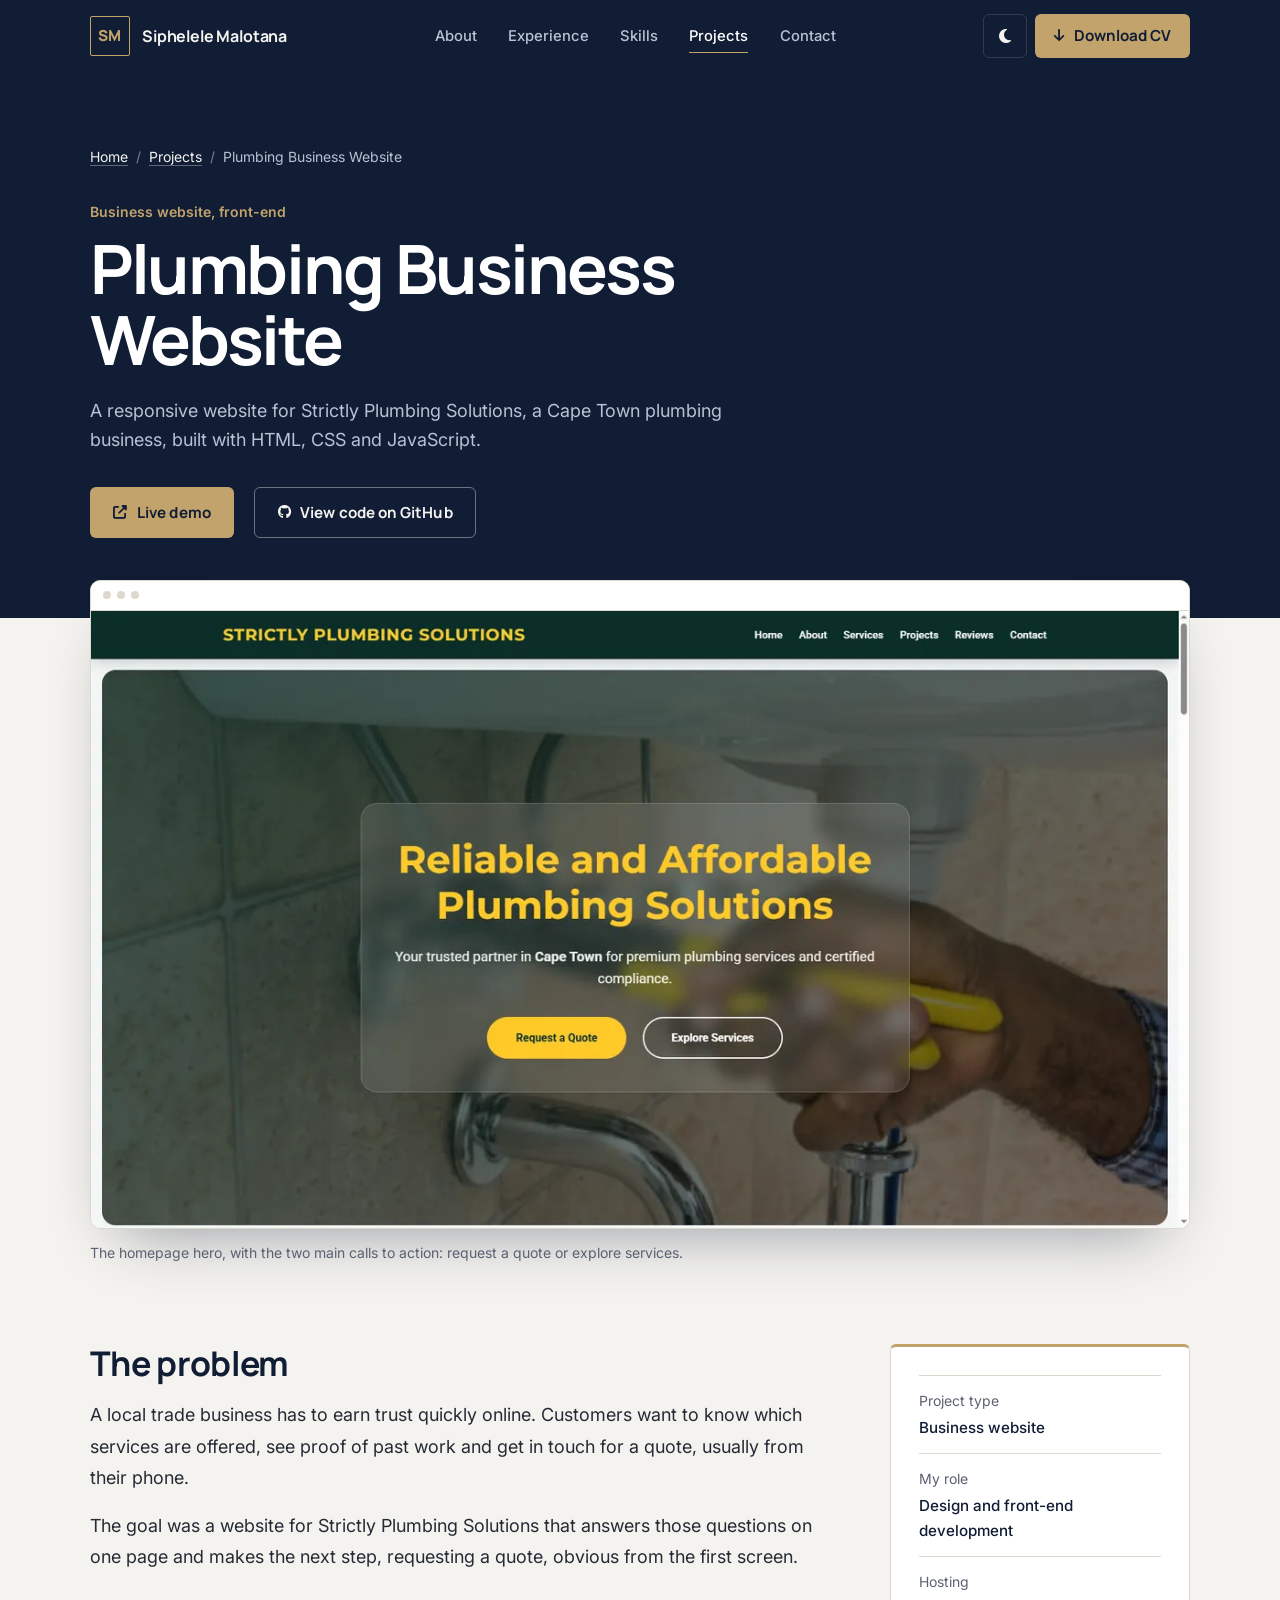
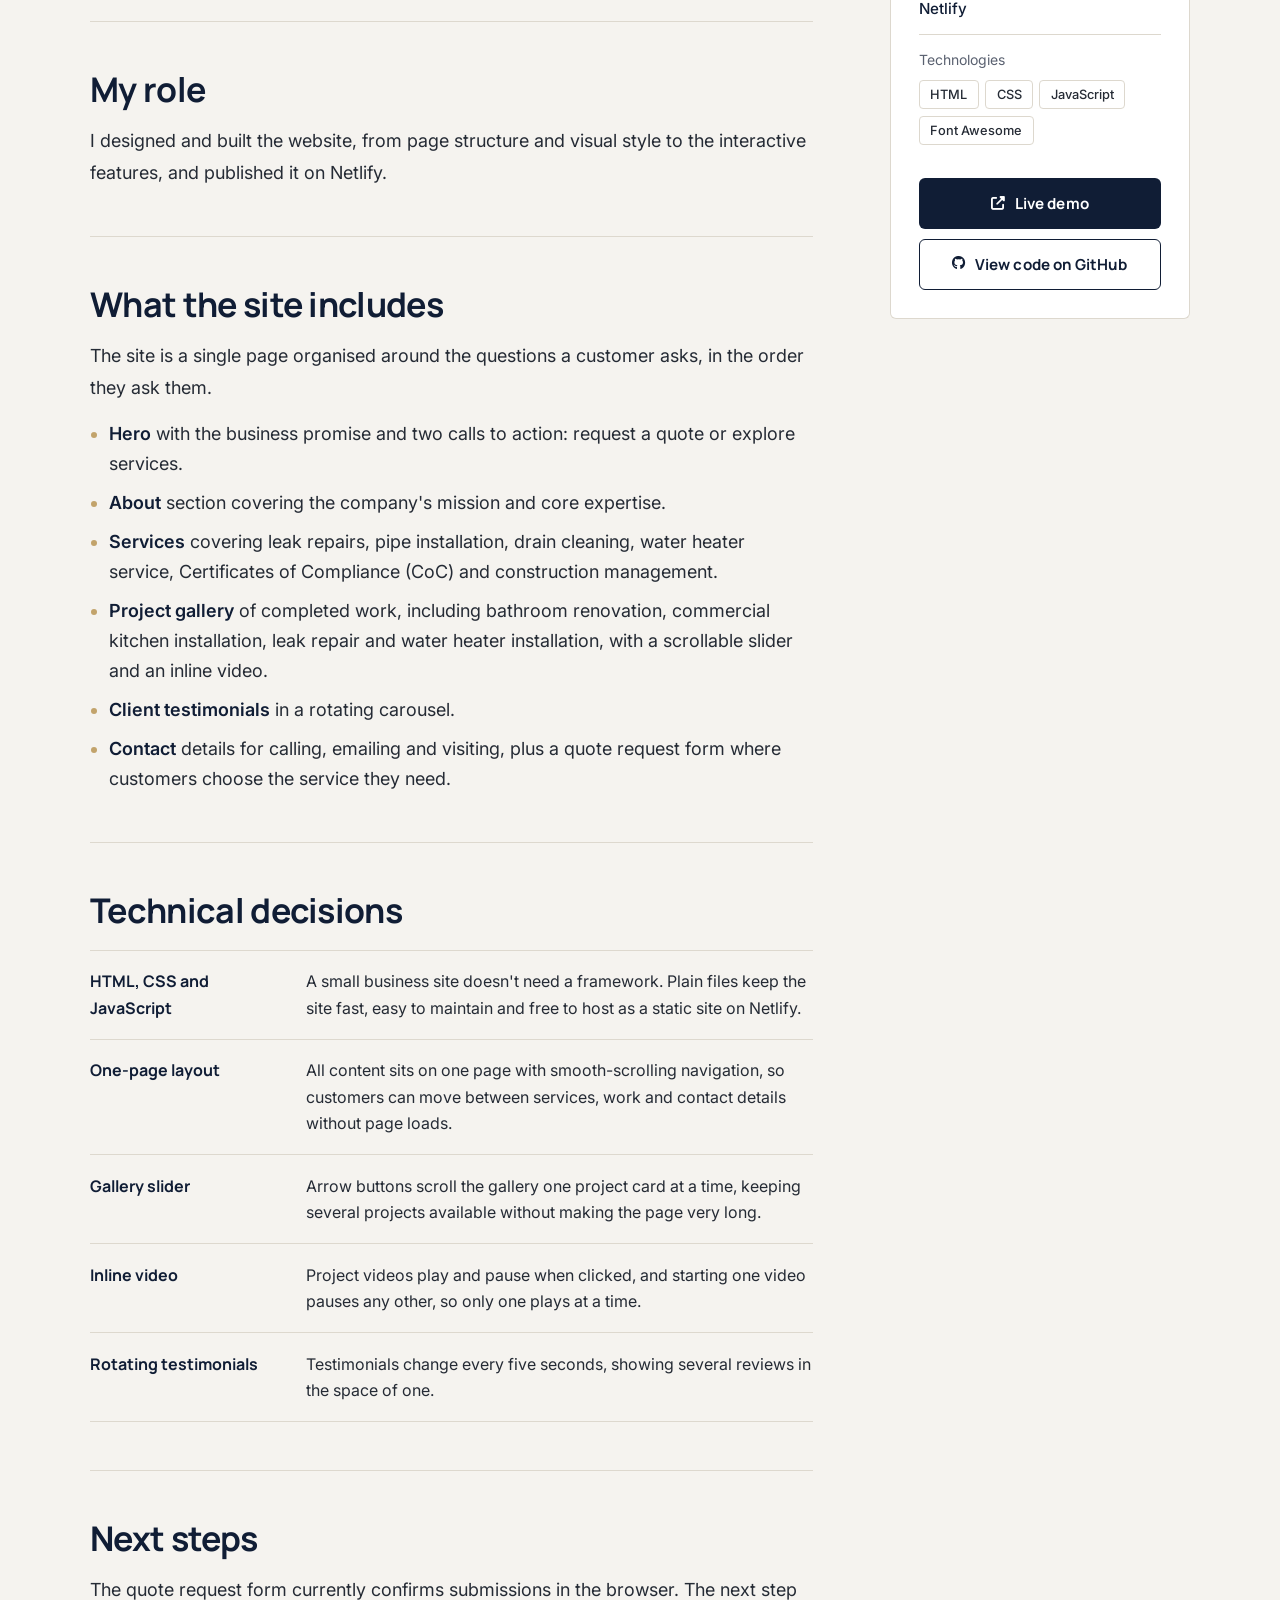
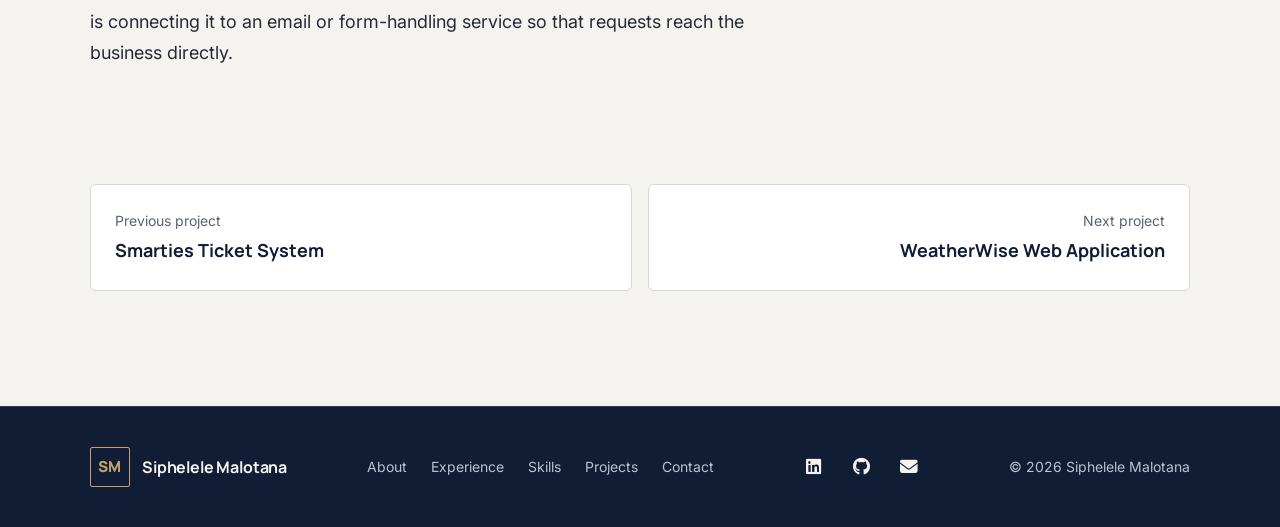
<file: projects/plumbing-website.html>
<!DOCTYPE html>
<html lang="en-ZA">
<head>
  <meta charset="UTF-8">
  <meta name="viewport" content="width=device-width, initial-scale=1">
  <title>Plumbing Business Website | Case study by Siphelele Malotana</title>
  <meta name="description" content="Case study: a responsive website for Strictly Plumbing Solutions in Cape Town, built with HTML, CSS and JavaScript by Siphelele Malotana.">
  <meta name="author" content="Siphelele Malotana">
  <meta name="theme-color" content="#101D35">
  <link rel="canonical" href="https://siphelelemalotanaportfolio.vercel.app/projects/plumbing-website.html">
  <meta property="og:type" content="article">
  <meta property="og:site_name" content="Siphelele Malotana">
  <meta property="og:title" content="Plumbing Business Website | Siphelele Malotana">
  <meta property="og:description" content="Case study: a responsive website for Strictly Plumbing Solutions in Cape Town, built with HTML, CSS and JavaScript by Siphelele Malotana.">
  <meta property="og:url" content="https://siphelelemalotanaportfolio.vercel.app/projects/plumbing-website.html">
  <meta property="og:image" content="https://siphelelemalotanaportfolio.vercel.app/images/case-plumbing-1200.webp">
  <meta name="twitter:card" content="summary_large_image">
  <link rel="icon" href="../favicon.svg" type="image/svg+xml">
  <script>
    document.documentElement.classList.add('js');
    try { if (localStorage.getItem('theme') === 'dark') document.documentElement.setAttribute('data-theme', 'dark'); } catch (e) {}
  </script>
  <link rel="preconnect" href="https://fonts.googleapis.com">
  <link rel="preconnect" href="https://fonts.gstatic.com" crossorigin>
  <link rel="stylesheet" href="../style.css">
  <link rel="preload" as="style" href="https://fonts.googleapis.com/css2?family=Inter:wght@400;500;600&family=Manrope:wght@600;700;800&display=swap" onload="this.onload=null;this.rel='stylesheet'">
  <noscript><link rel="stylesheet" href="https://fonts.googleapis.com/css2?family=Inter:wght@400;500;600&family=Manrope:wght@600;700;800&display=swap"></noscript>
  <link rel="preload" as="style" href="https://cdnjs.cloudflare.com/ajax/libs/font-awesome/6.4.0/css/all.min.css" crossorigin="anonymous" onload="this.onload=null;this.rel='stylesheet'">
  <noscript><link rel="stylesheet" href="https://cdnjs.cloudflare.com/ajax/libs/font-awesome/6.4.0/css/all.min.css" crossorigin="anonymous"></noscript>
</head>
<body>
  <a class="skip-link" href="#main">Skip to content</a>
  <header class="site-header">
    <div class="wrap nav">
      <a class="brand" href="../index.html" aria-label="Siphelele Malotana, home">
        <span class="brand-mark" aria-hidden="true">SM</span>
        <span class="brand-name">Siphelele Malotana</span>
      </a>
      <nav aria-label="Main">
        <ul class="nav-links" id="nav-links">
          <li><a href="../index.html#about">About</a></li>
          <li><a href="../index.html#experience">Experience</a></li>
          <li><a href="../index.html#skills">Skills</a></li>
          <li><a href="../index.html#projects" aria-current="true">Projects</a></li>
          <li><a href="../index.html#contact">Contact</a></li>
        </ul>
      </nav>
      <div class="nav-actions">
        <button class="icon-btn" id="theme-toggle" type="button" aria-label="Switch to dark theme" aria-pressed="false"><i class="fas fa-moon" aria-hidden="true"></i></button>
        <a class="btn btn-gold nav-cv" href="../cv/S.Malotana-Cv.pdf" download><i class="fas fa-arrow-down" aria-hidden="true"></i> <span class="label-long">Download CV</span><span class="label-short">CV</span></a>
        <button class="icon-btn menu-toggle" id="menu-toggle" type="button" aria-label="Open menu" aria-expanded="false" aria-controls="nav-links"><i class="fas fa-bars" aria-hidden="true"></i></button>
      </div>
    </div>
  </header>

  <main id="main">
    <section class="case-hero" aria-labelledby="case-title">
      <div class="wrap">
        <nav class="breadcrumb" aria-label="Breadcrumb">
          <ol>
            <li><a href="../index.html">Home</a></li>
            <li><a href="../index.html#projects">Projects</a></li>
            <li aria-current="page">Plumbing Business Website</li>
          </ol>
        </nav>
        <p class="project-category">Business website, front-end</p>
        <h1 id="case-title">Plumbing Business Website</h1>
        <p class="case-summary">A responsive website for Strictly Plumbing Solutions, a Cape Town plumbing business, built with HTML, CSS and JavaScript.</p>
        <div class="project-actions">
          <a class="btn btn-gold" href="https://plumbling.netlify.app/" target="_blank" rel="noopener"><i class="fas fa-up-right-from-square" aria-hidden="true"></i> Live demo<span class="visually-hidden"> (opens in a new tab)</span></a>
          <a class="btn btn-ghost-light" href="https://github.com/Ririesphe/Website" target="_blank" rel="noopener"><i class="fab fa-github" aria-hidden="true"></i> View code on GitHub<span class="visually-hidden"> (opens in a new tab)</span></a>
        </div>
      </div>
    </section>

    <div class="wrap">
      <figure class="case-shot">
        <div class="project-media">
          <div class="browser-bar"><span></span><span></span><span></span></div>
          <div class="shot">
            <img src="../images/case-plumbing-1200.webp" srcset="../images/case-plumbing-720.webp 720w, ../images/case-plumbing-1200.webp 1200w" sizes="(max-width: 1240px) 92vw, 1100px" width="1200" height="675" alt="Homepage of the Strictly Plumbing Solutions website, with the headline "Reliable and Affordable Plumbing Solutions" and buttons to request a quote or explore services" fetchpriority="high">
          </div>
        </div>
        <figcaption>The homepage hero, with the two main calls to action: request a quote or explore services.</figcaption>
      </figure>

      <div class="case-layout">
        <article class="case-body">
          <section aria-labelledby="problem-title">
            <h2 id="problem-title">The problem</h2>
            <p>A local trade business has to earn trust quickly online. Customers want to know which services are offered, see proof of past work and get in touch for a quote, usually from their phone.</p>
            <p>The goal was a website for Strictly Plumbing Solutions that answers those questions on one page and makes the next step, requesting a quote, obvious from the first screen.</p>
          </section>
          <section aria-labelledby="role-title">
            <h2 id="role-title">My role</h2>
            <p>I designed and built the website, from page structure and visual style to the interactive features, and published it on Netlify.</p>
          </section>
          <section aria-labelledby="build-title">
            <h2 id="build-title">What the site includes</h2>
            <p>The site is a single page organised around the questions a customer asks, in the order they ask them.</p>
            <ul>
              <li><strong>Hero</strong> with the business promise and two calls to action: request a quote or explore services.</li>
              <li><strong>About</strong> section covering the company's mission and core expertise.</li>
              <li><strong>Services</strong> covering leak repairs, pipe installation, drain cleaning, water heater service, Certificates of Compliance (CoC) and construction management.</li>
              <li><strong>Project gallery</strong> of completed work, including bathroom renovation, commercial kitchen installation, leak repair and water heater installation, with a scrollable slider and an inline video.</li>
              <li><strong>Client testimonials</strong> in a rotating carousel.</li>
              <li><strong>Contact</strong> details for calling, emailing and visiting, plus a quote request form where customers choose the service they need.</li>
            </ul>
          </section>

          <section aria-labelledby="decisions-title">
            <h2 id="decisions-title">Technical decisions</h2>
            <dl class="decisions">
            <div><dt>HTML, CSS and JavaScript</dt><dd>A small business site doesn't need a framework. Plain files keep the site fast, easy to maintain and free to host as a static site on Netlify.</dd></div>
            <div><dt>One-page layout</dt><dd>All content sits on one page with smooth-scrolling navigation, so customers can move between services, work and contact details without page loads.</dd></div>
            <div><dt>Gallery slider</dt><dd>Arrow buttons scroll the gallery one project card at a time, keeping several projects available without making the page very long.</dd></div>
            <div><dt>Inline video</dt><dd>Project videos play and pause when clicked, and starting one video pauses any other, so only one plays at a time.</dd></div>
            <div><dt>Rotating testimonials</dt><dd>Testimonials change every five seconds, showing several reviews in the space of one.</dd></div>
            </dl>
          </section>
          <section aria-labelledby="next-title">
            <h2 id="next-title">Next steps</h2>
            <p>The quote request form currently confirms submissions in the browser. The next step is connecting it to an email or form-handling service so that requests reach the business directly.</p>
          </section>
        </article>

        <aside class="case-aside" aria-label="Project details">
          <div class="facts">
            <h2 class="visually-hidden">Project details</h2>
            <dl>
              <div><dt>Project type</dt><dd>Business website</dd></div>
              <div><dt>My role</dt><dd>Design and front-end development</dd></div>
              <div><dt>Hosting</dt><dd>Netlify</dd></div>
              <div><dt>Technologies</dt><dd><ul class="tags"><li>HTML</li><li>CSS</li><li>JavaScript</li><li>Font Awesome</li></ul></dd></div>
            </dl>
            <div class="aside-links">
              <a class="btn btn-navy" href="https://plumbling.netlify.app/" target="_blank" rel="noopener"><i class="fas fa-up-right-from-square" aria-hidden="true"></i> Live demo<span class="visually-hidden"> (opens in a new tab)</span></a>
          <a class="btn btn-outline" href="https://github.com/Ririesphe/Website" target="_blank" rel="noopener"><i class="fab fa-github" aria-hidden="true"></i> View code on GitHub<span class="visually-hidden"> (opens in a new tab)</span></a>
            </div>
          </div>
        </aside>
      </div>

      <nav class="case-nav" aria-label="More projects">
        <a href="smarties-ticket-system.html"><span>Previous project</span><strong>Smarties Ticket System</strong></a>
        <a class="next" href="weatherwise.html"><span>Next project</span><strong>WeatherWise Web Application</strong></a>
      </nav>
    </div>
  </main>

  <footer class="site-footer">
    <div class="wrap footer-inner">
      <a class="brand" href="../index.html" aria-label="Siphelele Malotana, home">
        <span class="brand-mark" aria-hidden="true">SM</span>
        <span class="brand-name">Siphelele Malotana</span>
      </a>
      <nav class="footer-nav" aria-label="Footer">
        <a href="../index.html#about">About</a>
        <a href="../index.html#experience">Experience</a>
        <a href="../index.html#skills">Skills</a>
        <a href="../index.html#projects">Projects</a>
        <a href="../index.html#contact">Contact</a>
      </nav>
      <div class="footer-social">
        <a href="https://www.linkedin.com/in/siphelele-malotana-21837321b" target="_blank" rel="noopener" aria-label="LinkedIn (opens in a new tab)"><i class="fab fa-linkedin" aria-hidden="true"></i></a>
        <a href="https://github.com/Ririesphe" target="_blank" rel="noopener" aria-label="GitHub (opens in a new tab)"><i class="fab fa-github" aria-hidden="true"></i></a>
        <a href="mailto:ririemalotana@gmail.com" aria-label="Email"><i class="fas fa-envelope" aria-hidden="true"></i></a>
      </div>
      <p>© <span id="year">2026</span> Siphelele Malotana</p>
    </div>
  </footer>
  <button class="back-to-top" id="back-to-top" type="button" aria-label="Back to top"><i class="fas fa-arrow-up" aria-hidden="true"></i></button>
  <script src="../script.js" defer></script>
</body>
</html>
</file>
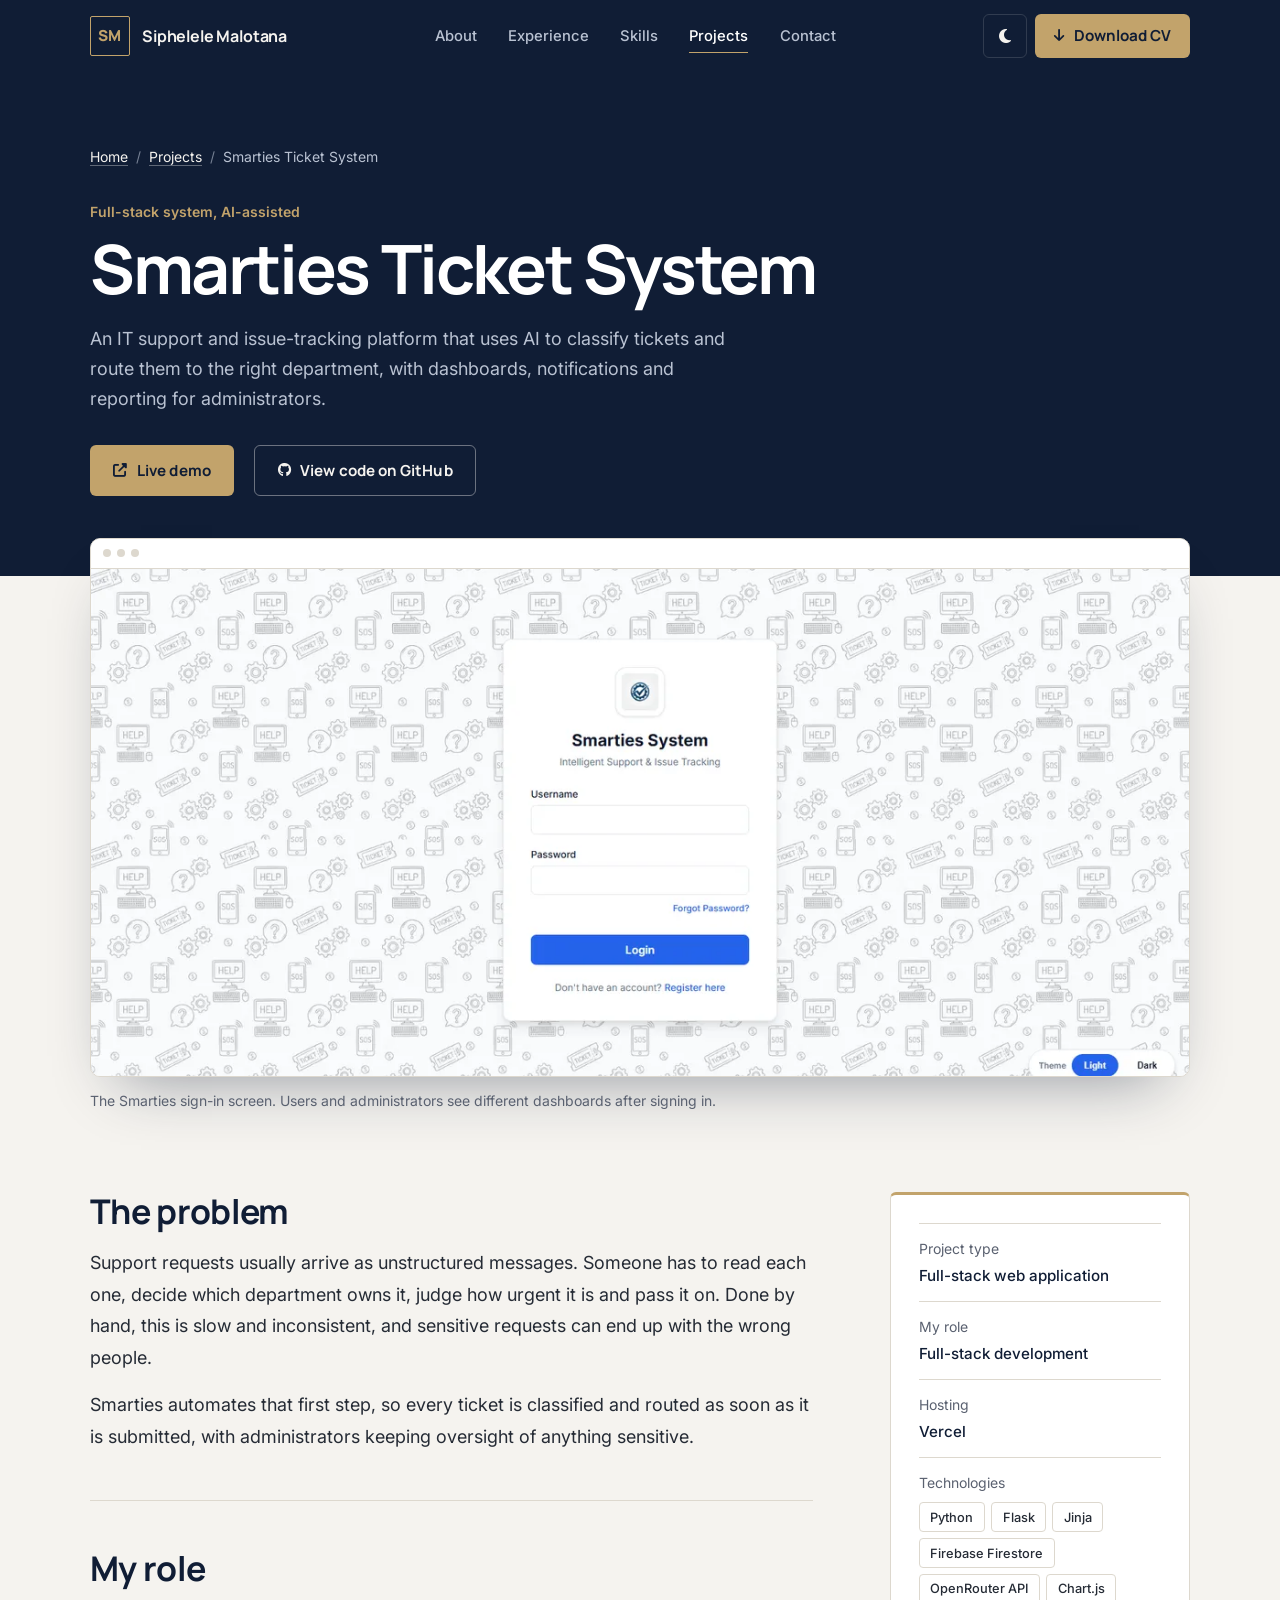
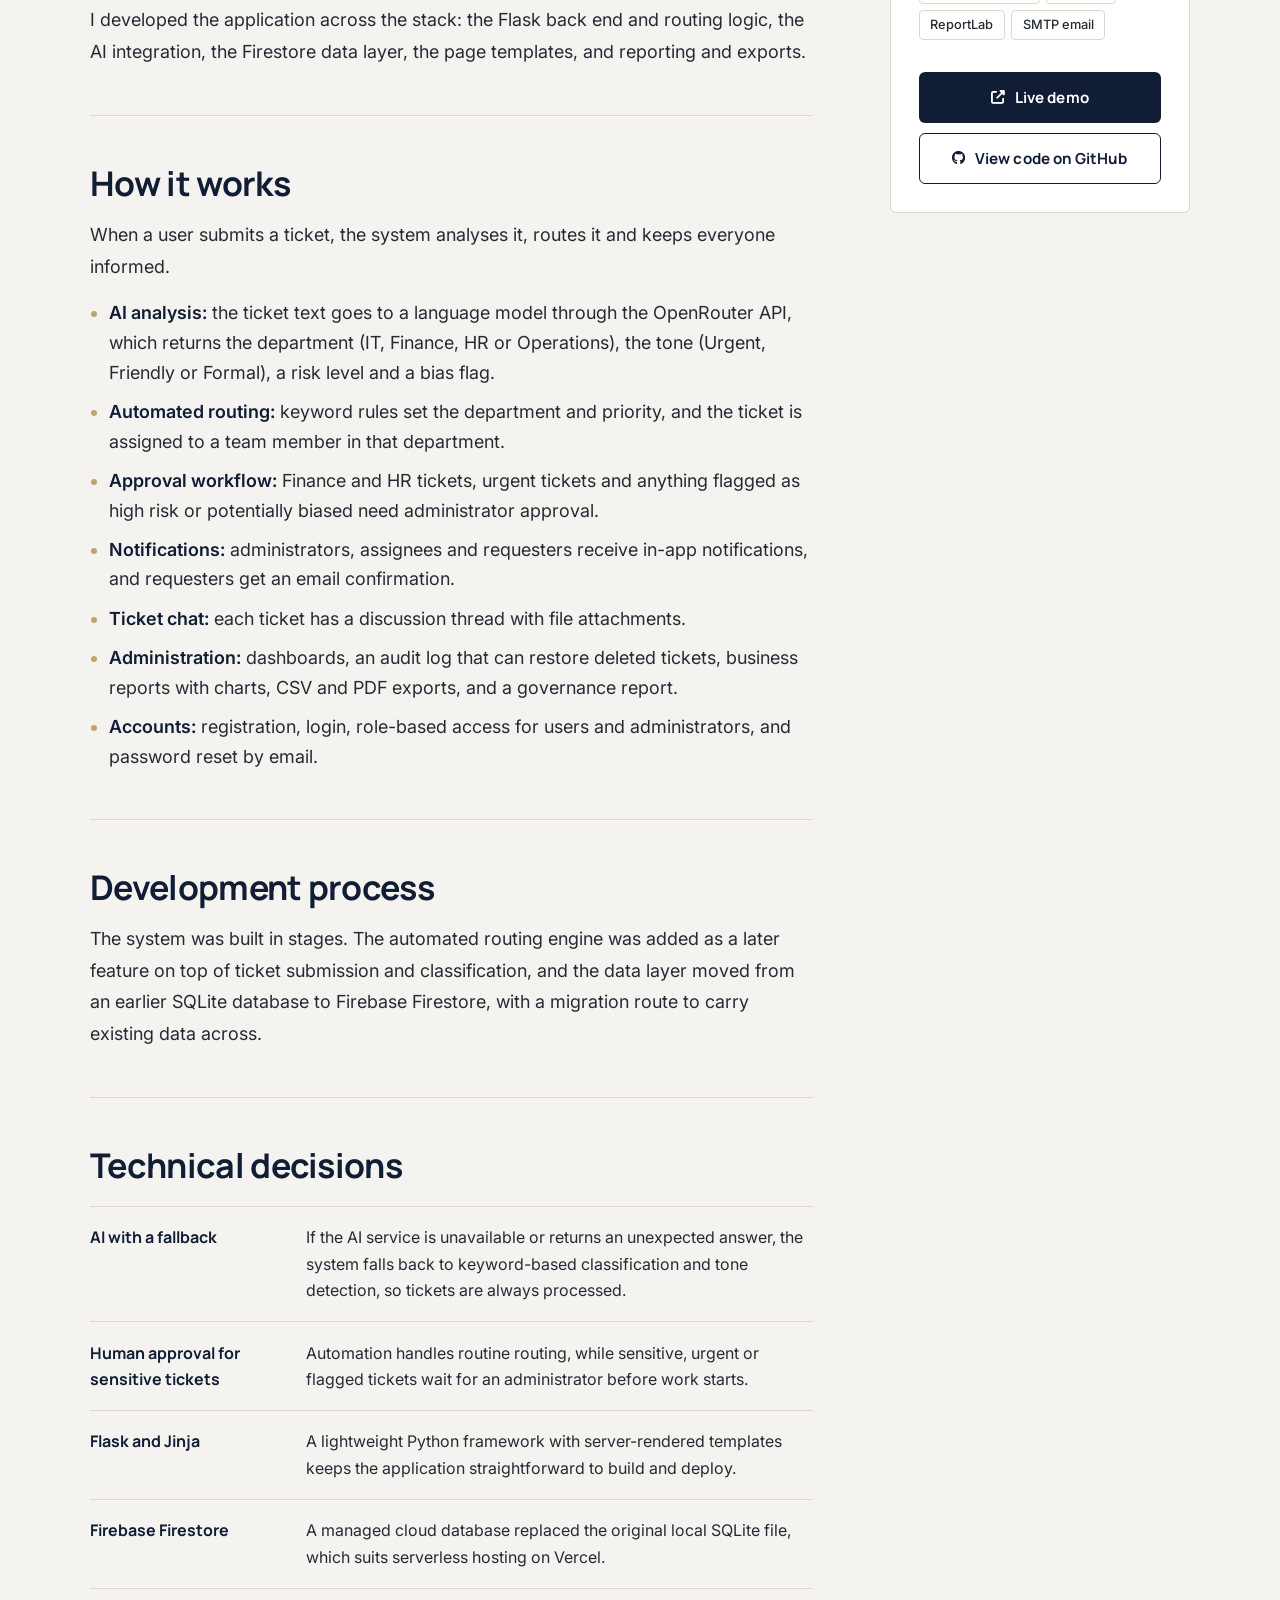
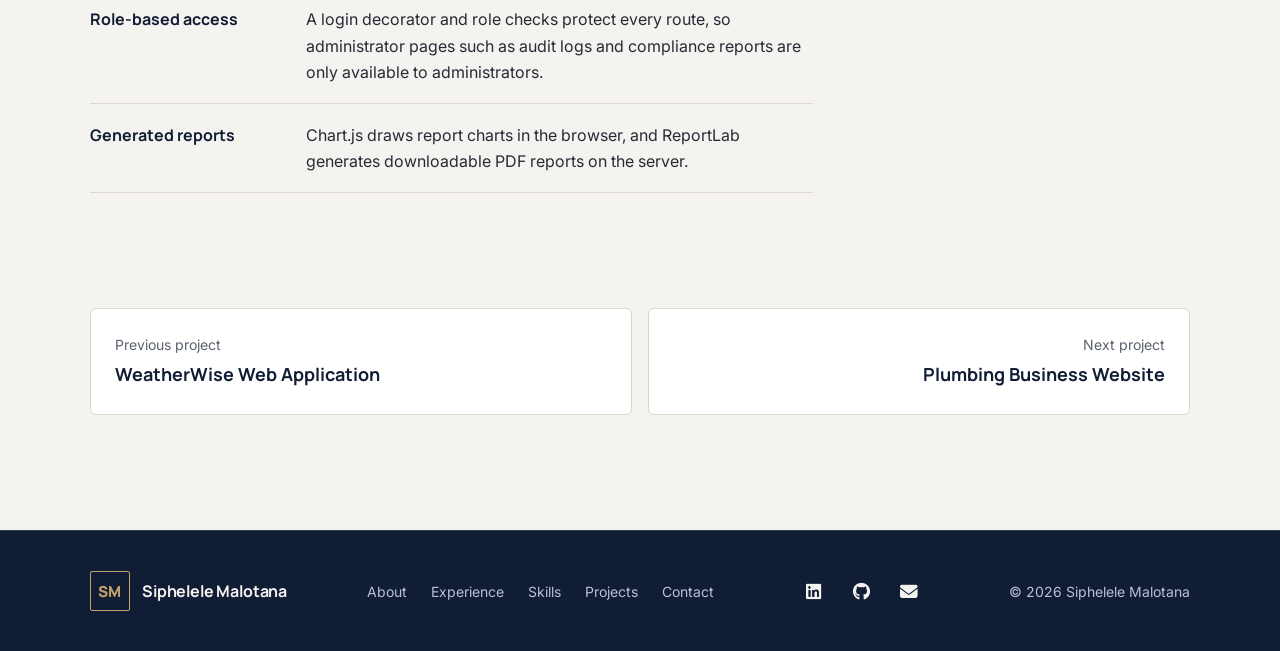
<file: projects/smarties-ticket-system.html>
<!DOCTYPE html>
<html lang="en-ZA">
<head>
  <meta charset="UTF-8">
  <meta name="viewport" content="width=device-width, initial-scale=1">
  <title>Smarties Ticket System | Case study by Siphelele Malotana</title>
  <meta name="description" content="Case study: Smarties, an IT support and issue-tracking platform with AI ticket classification, built with Python, Flask and Firebase by Siphelele Malotana.">
  <meta name="author" content="Siphelele Malotana">
  <meta name="theme-color" content="#101D35">
  <link rel="canonical" href="https://siphelelemalotanaportfolio.vercel.app/projects/smarties-ticket-system.html">
  <meta property="og:type" content="article">
  <meta property="og:site_name" content="Siphelele Malotana">
  <meta property="og:title" content="Smarties Ticket System | Siphelele Malotana">
  <meta property="og:description" content="Case study: Smarties, an IT support and issue-tracking platform with AI ticket classification, built with Python, Flask and Firebase by Siphelele Malotana.">
  <meta property="og:url" content="https://siphelelemalotanaportfolio.vercel.app/projects/smarties-ticket-system.html">
  <meta property="og:image" content="https://siphelelemalotanaportfolio.vercel.app/images/case-smarties-1200.webp">
  <meta name="twitter:card" content="summary_large_image">
  <link rel="icon" href="../favicon.svg" type="image/svg+xml">
  <script>
    document.documentElement.classList.add('js');
    try { if (localStorage.getItem('theme') === 'dark') document.documentElement.setAttribute('data-theme', 'dark'); } catch (e) {}
  </script>
  <link rel="preconnect" href="https://fonts.googleapis.com">
  <link rel="preconnect" href="https://fonts.gstatic.com" crossorigin>
  <link rel="stylesheet" href="../style.css">
  <link rel="preload" as="style" href="https://fonts.googleapis.com/css2?family=Inter:wght@400;500;600&family=Manrope:wght@600;700;800&display=swap" onload="this.onload=null;this.rel='stylesheet'">
  <noscript><link rel="stylesheet" href="https://fonts.googleapis.com/css2?family=Inter:wght@400;500;600&family=Manrope:wght@600;700;800&display=swap"></noscript>
  <link rel="preload" as="style" href="https://cdnjs.cloudflare.com/ajax/libs/font-awesome/6.4.0/css/all.min.css" crossorigin="anonymous" onload="this.onload=null;this.rel='stylesheet'">
  <noscript><link rel="stylesheet" href="https://cdnjs.cloudflare.com/ajax/libs/font-awesome/6.4.0/css/all.min.css" crossorigin="anonymous"></noscript>
</head>
<body>
  <a class="skip-link" href="#main">Skip to content</a>
  <header class="site-header">
    <div class="wrap nav">
      <a class="brand" href="../index.html" aria-label="Siphelele Malotana, home">
        <span class="brand-mark" aria-hidden="true">SM</span>
        <span class="brand-name">Siphelele Malotana</span>
      </a>
      <nav aria-label="Main">
        <ul class="nav-links" id="nav-links">
          <li><a href="../index.html#about">About</a></li>
          <li><a href="../index.html#experience">Experience</a></li>
          <li><a href="../index.html#skills">Skills</a></li>
          <li><a href="../index.html#projects" aria-current="true">Projects</a></li>
          <li><a href="../index.html#contact">Contact</a></li>
        </ul>
      </nav>
      <div class="nav-actions">
        <button class="icon-btn" id="theme-toggle" type="button" aria-label="Switch to dark theme" aria-pressed="false"><i class="fas fa-moon" aria-hidden="true"></i></button>
        <a class="btn btn-gold nav-cv" href="../cv/S.Malotana-Cv.pdf" download><i class="fas fa-arrow-down" aria-hidden="true"></i> <span class="label-long">Download CV</span><span class="label-short">CV</span></a>
        <button class="icon-btn menu-toggle" id="menu-toggle" type="button" aria-label="Open menu" aria-expanded="false" aria-controls="nav-links"><i class="fas fa-bars" aria-hidden="true"></i></button>
      </div>
    </div>
  </header>

  <main id="main">
    <section class="case-hero" aria-labelledby="case-title">
      <div class="wrap">
        <nav class="breadcrumb" aria-label="Breadcrumb">
          <ol>
            <li><a href="../index.html">Home</a></li>
            <li><a href="../index.html#projects">Projects</a></li>
            <li aria-current="page">Smarties Ticket System</li>
          </ol>
        </nav>
        <p class="project-category">Full-stack system, AI-assisted</p>
        <h1 id="case-title">Smarties Ticket System</h1>
        <p class="case-summary">An IT support and issue-tracking platform that uses AI to classify tickets and route them to the right department, with dashboards, notifications and reporting for administrators.</p>
        <div class="project-actions">
          <a class="btn btn-gold" href="https://smarties-ticket-system.vercel.app" target="_blank" rel="noopener"><i class="fas fa-up-right-from-square" aria-hidden="true"></i> Live demo<span class="visually-hidden"> (opens in a new tab)</span></a>
          <a class="btn btn-ghost-light" href="https://github.com/Ririesphe/Smarties_System" target="_blank" rel="noopener"><i class="fab fa-github" aria-hidden="true"></i> View code on GitHub<span class="visually-hidden"> (opens in a new tab)</span></a>
        </div>
      </div>
    </section>

    <div class="wrap">
      <figure class="case-shot">
        <div class="project-media">
          <div class="browser-bar"><span></span><span></span><span></span></div>
          <div class="shot">
            <img src="../images/case-smarties-1200.webp" srcset="../images/case-smarties-720.webp 720w, ../images/case-smarties-1200.webp 1200w" sizes="(max-width: 1240px) 92vw, 1100px" width="1200" height="554" alt="Smarties System login screen with username and password fields, titled "Intelligent Support and Issue Tracking"" fetchpriority="high">
          </div>
        </div>
        <figcaption>The Smarties sign-in screen. Users and administrators see different dashboards after signing in.</figcaption>
      </figure>

      <div class="case-layout">
        <article class="case-body">
          <section aria-labelledby="problem-title">
            <h2 id="problem-title">The problem</h2>
            <p>Support requests usually arrive as unstructured messages. Someone has to read each one, decide which department owns it, judge how urgent it is and pass it on. Done by hand, this is slow and inconsistent, and sensitive requests can end up with the wrong people.</p>
            <p>Smarties automates that first step, so every ticket is classified and routed as soon as it is submitted, with administrators keeping oversight of anything sensitive.</p>
          </section>
          <section aria-labelledby="role-title">
            <h2 id="role-title">My role</h2>
            <p>I developed the application across the stack: the Flask back end and routing logic, the AI integration, the Firestore data layer, the page templates, and reporting and exports.</p>
          </section>
          <section aria-labelledby="build-title">
            <h2 id="build-title">How it works</h2>
            <p>When a user submits a ticket, the system analyses it, routes it and keeps everyone informed.</p>
            <ul>
              <li><strong>AI analysis:</strong> the ticket text goes to a language model through the OpenRouter API, which returns the department (IT, Finance, HR or Operations), the tone (Urgent, Friendly or Formal), a risk level and a bias flag.</li>
              <li><strong>Automated routing:</strong> keyword rules set the department and priority, and the ticket is assigned to a team member in that department.</li>
              <li><strong>Approval workflow:</strong> Finance and HR tickets, urgent tickets and anything flagged as high risk or potentially biased need administrator approval.</li>
              <li><strong>Notifications:</strong> administrators, assignees and requesters receive in-app notifications, and requesters get an email confirmation.</li>
              <li><strong>Ticket chat:</strong> each ticket has a discussion thread with file attachments.</li>
              <li><strong>Administration:</strong> dashboards, an audit log that can restore deleted tickets, business reports with charts, CSV and PDF exports, and a governance report.</li>
              <li><strong>Accounts:</strong> registration, login, role-based access for users and administrators, and password reset by email.</li>
            </ul>
          </section>
          <section aria-labelledby="process-title">
            <h2 id="process-title">Development process</h2>
            <p>The system was built in stages. The automated routing engine was added as a later feature on top of ticket submission and classification, and the data layer moved from an earlier SQLite database to Firebase Firestore, with a migration route to carry existing data across.</p>
          </section>

          <section aria-labelledby="decisions-title">
            <h2 id="decisions-title">Technical decisions</h2>
            <dl class="decisions">
            <div><dt>AI with a fallback</dt><dd>If the AI service is unavailable or returns an unexpected answer, the system falls back to keyword-based classification and tone detection, so tickets are always processed.</dd></div>
            <div><dt>Human approval for sensitive tickets</dt><dd>Automation handles routine routing, while sensitive, urgent or flagged tickets wait for an administrator before work starts.</dd></div>
            <div><dt>Flask and Jinja</dt><dd>A lightweight Python framework with server-rendered templates keeps the application straightforward to build and deploy.</dd></div>
            <div><dt>Firebase Firestore</dt><dd>A managed cloud database replaced the original local SQLite file, which suits serverless hosting on Vercel.</dd></div>
            <div><dt>Role-based access</dt><dd>A login decorator and role checks protect every route, so administrator pages such as audit logs and compliance reports are only available to administrators.</dd></div>
            <div><dt>Generated reports</dt><dd>Chart.js draws report charts in the browser, and ReportLab generates downloadable PDF reports on the server.</dd></div>
            </dl>
          </section>

        </article>

        <aside class="case-aside" aria-label="Project details">
          <div class="facts">
            <h2 class="visually-hidden">Project details</h2>
            <dl>
              <div><dt>Project type</dt><dd>Full-stack web application</dd></div>
              <div><dt>My role</dt><dd>Full-stack development</dd></div>
              <div><dt>Hosting</dt><dd>Vercel</dd></div>
              <div><dt>Technologies</dt><dd><ul class="tags"><li>Python</li><li>Flask</li><li>Jinja</li><li>Firebase Firestore</li><li>OpenRouter API</li><li>Chart.js</li><li>ReportLab</li><li>SMTP email</li></ul></dd></div>
            </dl>
            <div class="aside-links">
              <a class="btn btn-navy" href="https://smarties-ticket-system.vercel.app" target="_blank" rel="noopener"><i class="fas fa-up-right-from-square" aria-hidden="true"></i> Live demo<span class="visually-hidden"> (opens in a new tab)</span></a>
          <a class="btn btn-outline" href="https://github.com/Ririesphe/Smarties_System" target="_blank" rel="noopener"><i class="fab fa-github" aria-hidden="true"></i> View code on GitHub<span class="visually-hidden"> (opens in a new tab)</span></a>
            </div>
          </div>
        </aside>
      </div>

      <nav class="case-nav" aria-label="More projects">
        <a href="weatherwise.html"><span>Previous project</span><strong>WeatherWise Web Application</strong></a>
        <a class="next" href="plumbing-website.html"><span>Next project</span><strong>Plumbing Business Website</strong></a>
      </nav>
    </div>
  </main>

  <footer class="site-footer">
    <div class="wrap footer-inner">
      <a class="brand" href="../index.html" aria-label="Siphelele Malotana, home">
        <span class="brand-mark" aria-hidden="true">SM</span>
        <span class="brand-name">Siphelele Malotana</span>
      </a>
      <nav class="footer-nav" aria-label="Footer">
        <a href="../index.html#about">About</a>
        <a href="../index.html#experience">Experience</a>
        <a href="../index.html#skills">Skills</a>
        <a href="../index.html#projects">Projects</a>
        <a href="../index.html#contact">Contact</a>
      </nav>
      <div class="footer-social">
        <a href="https://www.linkedin.com/in/siphelele-malotana-21837321b" target="_blank" rel="noopener" aria-label="LinkedIn (opens in a new tab)"><i class="fab fa-linkedin" aria-hidden="true"></i></a>
        <a href="https://github.com/Ririesphe" target="_blank" rel="noopener" aria-label="GitHub (opens in a new tab)"><i class="fab fa-github" aria-hidden="true"></i></a>
        <a href="mailto:ririemalotana@gmail.com" aria-label="Email"><i class="fas fa-envelope" aria-hidden="true"></i></a>
      </div>
      <p>© <span id="year">2026</span> Siphelele Malotana</p>
    </div>
  </footer>
  <button class="back-to-top" id="back-to-top" type="button" aria-label="Back to top"><i class="fas fa-arrow-up" aria-hidden="true"></i></button>
  <script src="../script.js" defer></script>
</body>
</html>
</file>
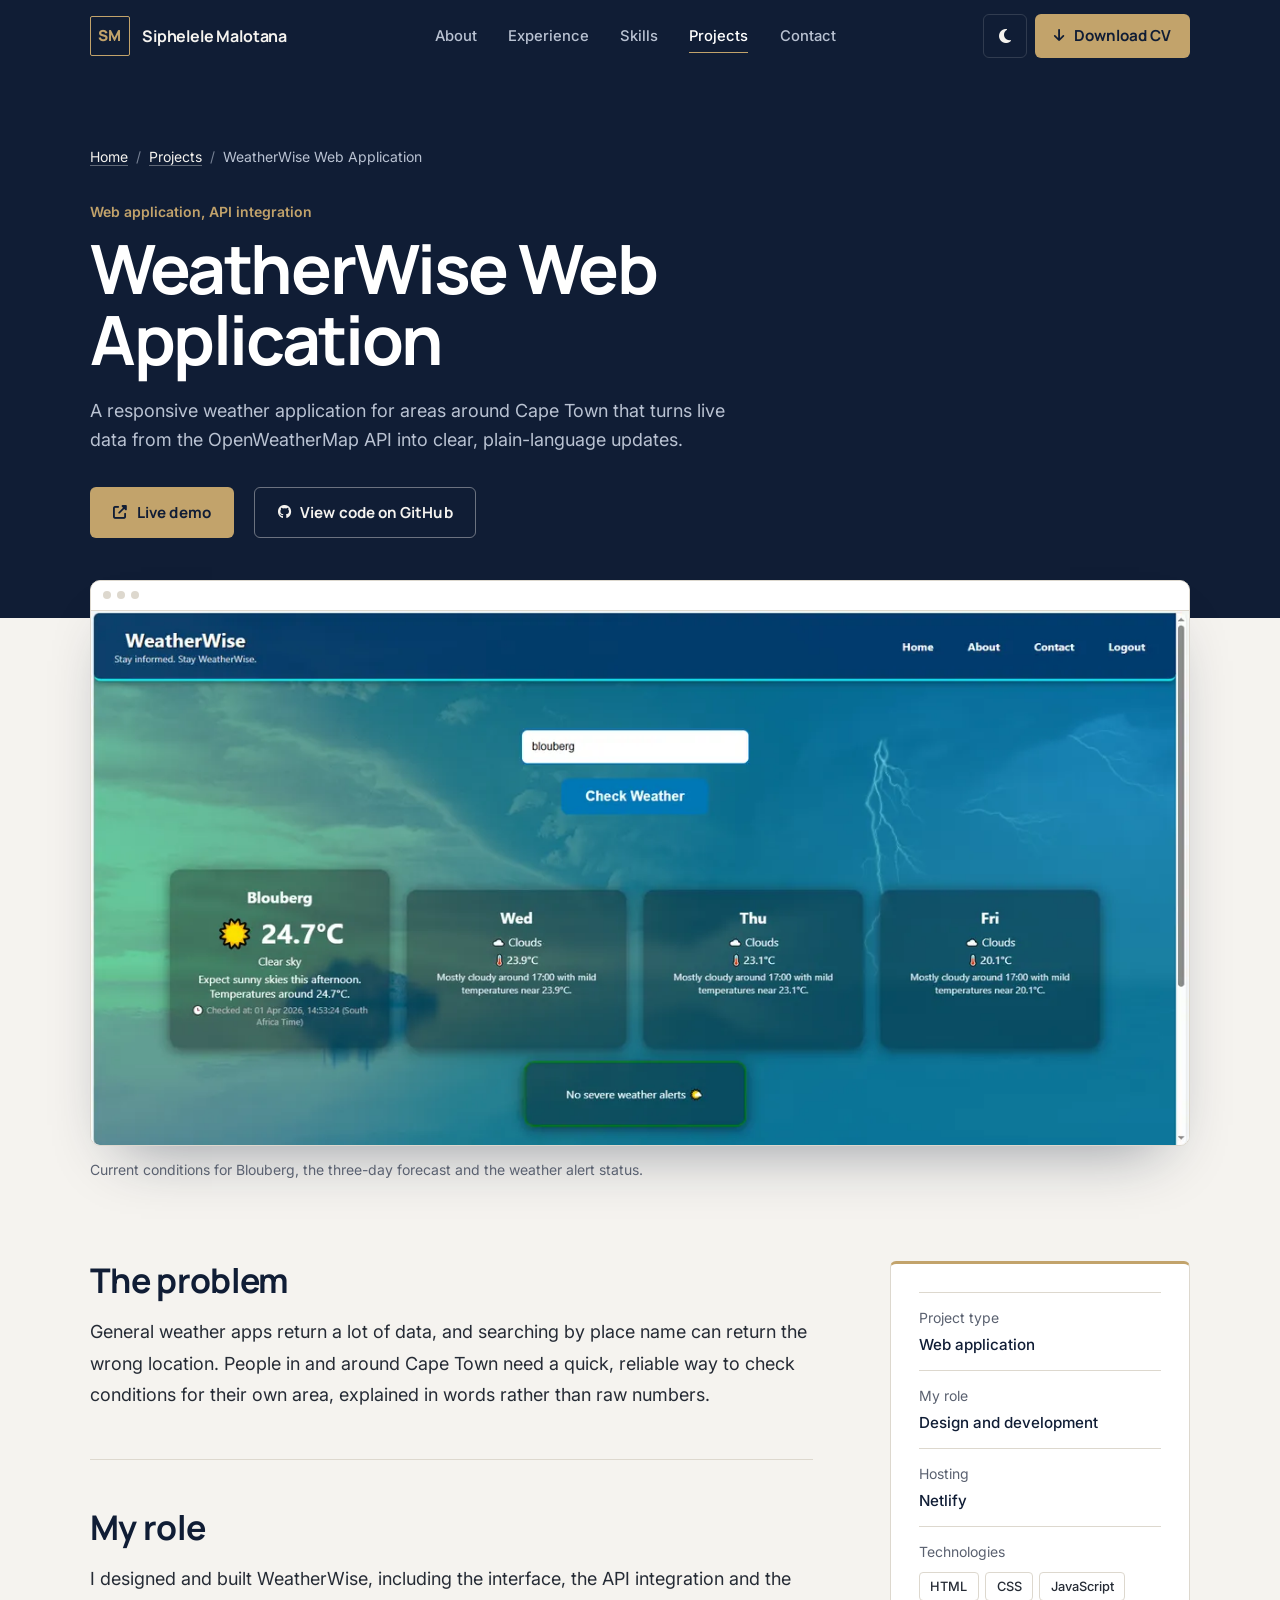
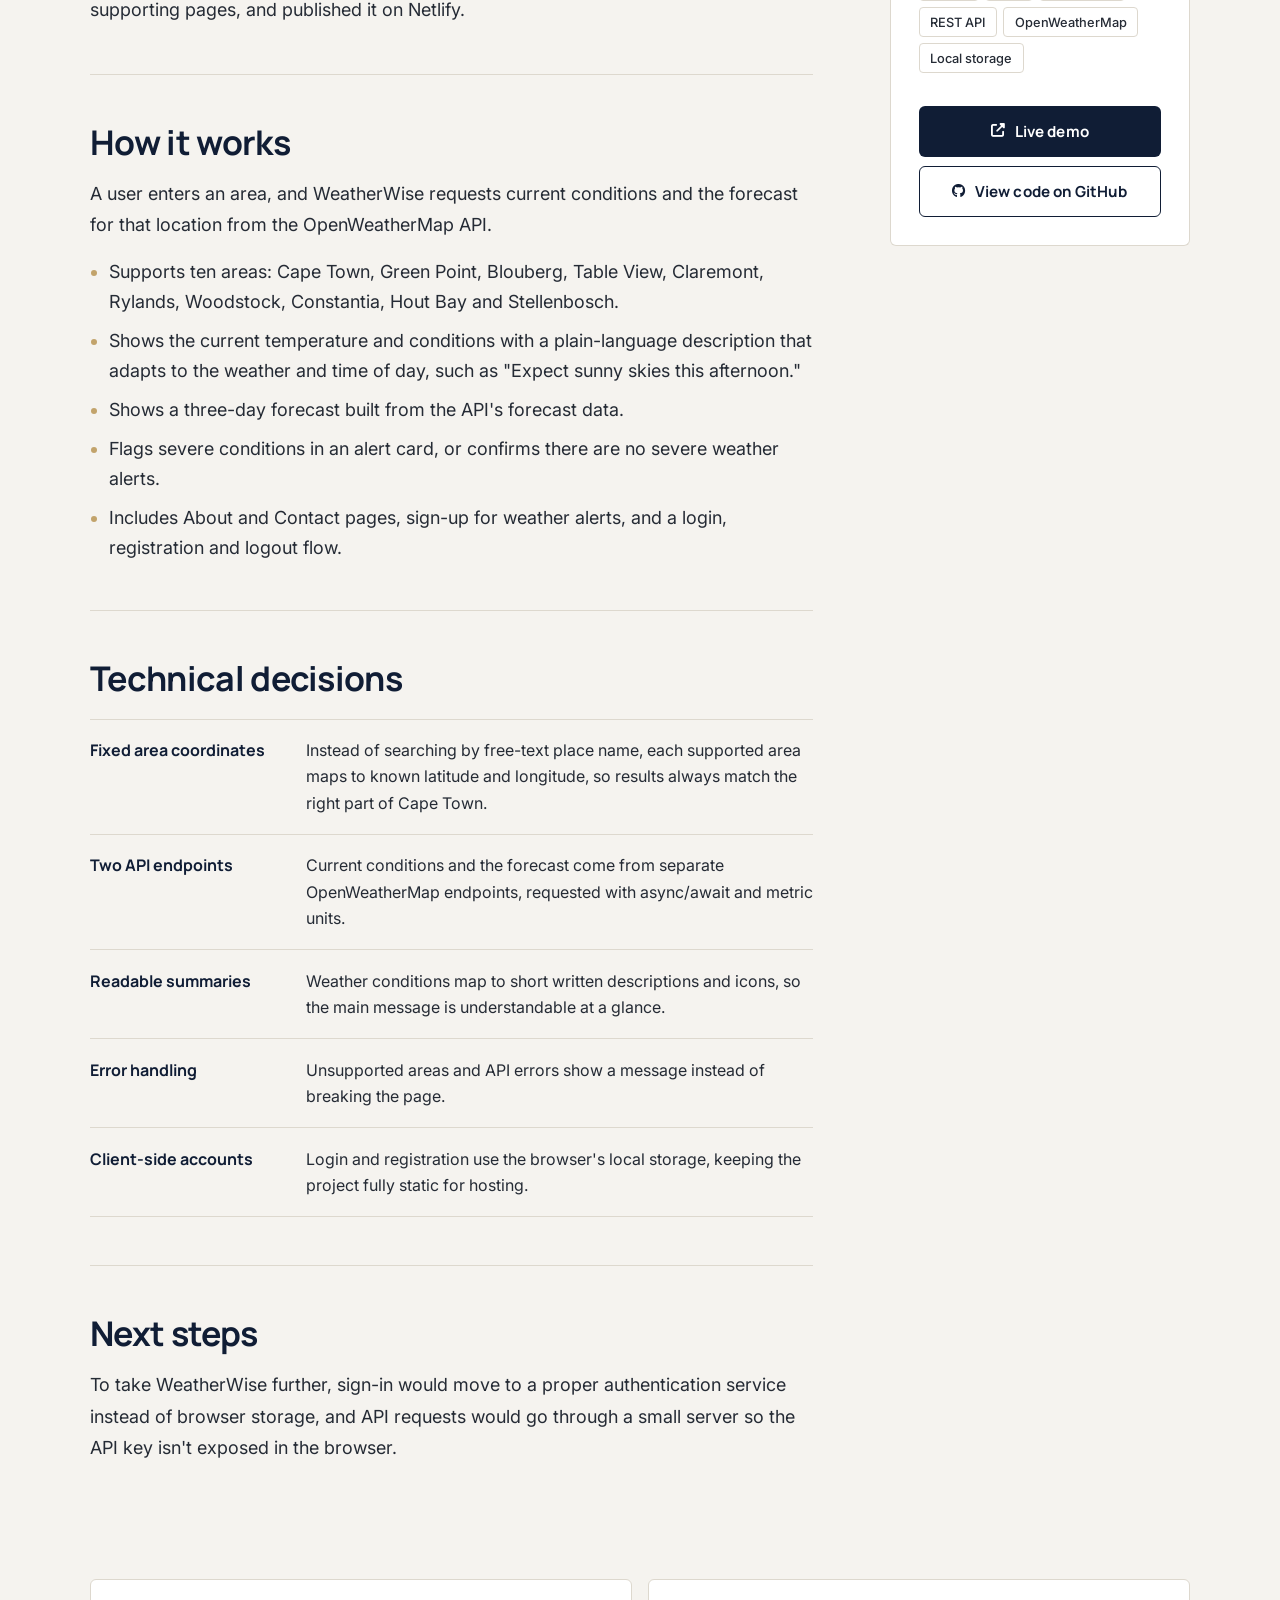
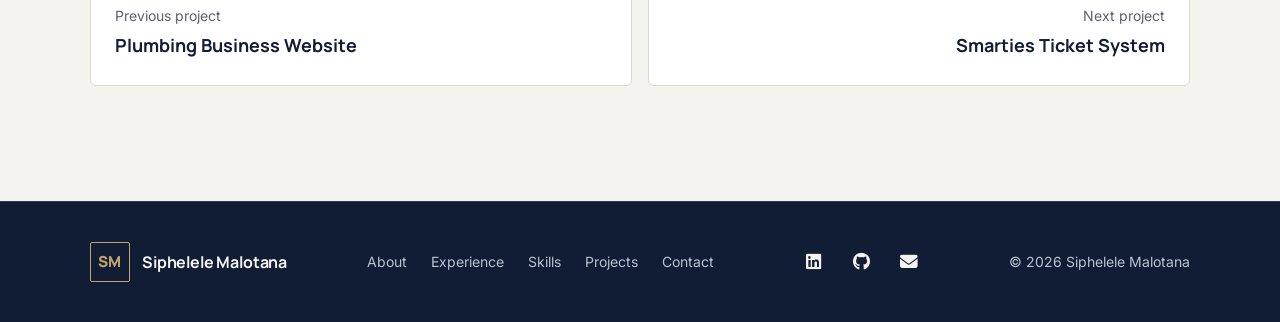
<file: projects/weatherwise.html>
<!DOCTYPE html>
<html lang="en-ZA">
<head>
  <meta charset="UTF-8">
  <meta name="viewport" content="width=device-width, initial-scale=1">
  <title>WeatherWise Web Application | Case study by Siphelele Malotana</title>
  <meta name="description" content="Case study: WeatherWise, a responsive weather web app for Cape Town areas that uses the OpenWeatherMap API, built by Siphelele Malotana.">
  <meta name="author" content="Siphelele Malotana">
  <meta name="theme-color" content="#101D35">
  <link rel="canonical" href="https://siphelelemalotanaportfolio.vercel.app/projects/weatherwise.html">
  <meta property="og:type" content="article">
  <meta property="og:site_name" content="Siphelele Malotana">
  <meta property="og:title" content="WeatherWise Web Application | Siphelele Malotana">
  <meta property="og:description" content="Case study: WeatherWise, a responsive weather web app for Cape Town areas that uses the OpenWeatherMap API, built by Siphelele Malotana.">
  <meta property="og:url" content="https://siphelelemalotanaportfolio.vercel.app/projects/weatherwise.html">
  <meta property="og:image" content="https://siphelelemalotanaportfolio.vercel.app/images/case-weatherwise-1200.webp">
  <meta name="twitter:card" content="summary_large_image">
  <link rel="icon" href="../favicon.svg" type="image/svg+xml">
  <script>
    document.documentElement.classList.add('js');
    try { if (localStorage.getItem('theme') === 'dark') document.documentElement.setAttribute('data-theme', 'dark'); } catch (e) {}
  </script>
  <link rel="preconnect" href="https://fonts.googleapis.com">
  <link rel="preconnect" href="https://fonts.gstatic.com" crossorigin>
  <link rel="stylesheet" href="../style.css">
  <link rel="preload" as="style" href="https://fonts.googleapis.com/css2?family=Inter:wght@400;500;600&family=Manrope:wght@600;700;800&display=swap" onload="this.onload=null;this.rel='stylesheet'">
  <noscript><link rel="stylesheet" href="https://fonts.googleapis.com/css2?family=Inter:wght@400;500;600&family=Manrope:wght@600;700;800&display=swap"></noscript>
  <link rel="preload" as="style" href="https://cdnjs.cloudflare.com/ajax/libs/font-awesome/6.4.0/css/all.min.css" crossorigin="anonymous" onload="this.onload=null;this.rel='stylesheet'">
  <noscript><link rel="stylesheet" href="https://cdnjs.cloudflare.com/ajax/libs/font-awesome/6.4.0/css/all.min.css" crossorigin="anonymous"></noscript>
</head>
<body>
  <a class="skip-link" href="#main">Skip to content</a>
  <header class="site-header">
    <div class="wrap nav">
      <a class="brand" href="../index.html" aria-label="Siphelele Malotana, home">
        <span class="brand-mark" aria-hidden="true">SM</span>
        <span class="brand-name">Siphelele Malotana</span>
      </a>
      <nav aria-label="Main">
        <ul class="nav-links" id="nav-links">
          <li><a href="../index.html#about">About</a></li>
          <li><a href="../index.html#experience">Experience</a></li>
          <li><a href="../index.html#skills">Skills</a></li>
          <li><a href="../index.html#projects" aria-current="true">Projects</a></li>
          <li><a href="../index.html#contact">Contact</a></li>
        </ul>
      </nav>
      <div class="nav-actions">
        <button class="icon-btn" id="theme-toggle" type="button" aria-label="Switch to dark theme" aria-pressed="false"><i class="fas fa-moon" aria-hidden="true"></i></button>
        <a class="btn btn-gold nav-cv" href="../cv/S.Malotana-Cv.pdf" download><i class="fas fa-arrow-down" aria-hidden="true"></i> <span class="label-long">Download CV</span><span class="label-short">CV</span></a>
        <button class="icon-btn menu-toggle" id="menu-toggle" type="button" aria-label="Open menu" aria-expanded="false" aria-controls="nav-links"><i class="fas fa-bars" aria-hidden="true"></i></button>
      </div>
    </div>
  </header>

  <main id="main">
    <section class="case-hero" aria-labelledby="case-title">
      <div class="wrap">
        <nav class="breadcrumb" aria-label="Breadcrumb">
          <ol>
            <li><a href="../index.html">Home</a></li>
            <li><a href="../index.html#projects">Projects</a></li>
            <li aria-current="page">WeatherWise Web Application</li>
          </ol>
        </nav>
        <p class="project-category">Web application, API integration</p>
        <h1 id="case-title">WeatherWise Web Application</h1>
        <p class="case-summary">A responsive weather application for areas around Cape Town that turns live data from the OpenWeatherMap API into clear, plain-language updates.</p>
        <div class="project-actions">
          <a class="btn btn-gold" href="https://dreamy-cuchufli-b17510.netlify.app/" target="_blank" rel="noopener"><i class="fas fa-up-right-from-square" aria-hidden="true"></i> Live demo<span class="visually-hidden"> (opens in a new tab)</span></a>
          <a class="btn btn-ghost-light" href="https://github.com/Ririesphe/WeatherWise-app" target="_blank" rel="noopener"><i class="fab fa-github" aria-hidden="true"></i> View code on GitHub<span class="visually-hidden"> (opens in a new tab)</span></a>
        </div>
      </div>
    </section>

    <div class="wrap">
      <figure class="case-shot">
        <div class="project-media">
          <div class="browser-bar"><span></span><span></span><span></span></div>
          <div class="shot">
            <img src="../images/case-weatherwise-1200.webp" srcset="../images/case-weatherwise-720.webp 720w, ../images/case-weatherwise-1200.webp 1200w" sizes="(max-width: 1240px) 92vw, 1100px" width="1200" height="584" alt="WeatherWise showing current weather for Blouberg at 24.7°C with clear skies, a three-day forecast and a "No severe weather alerts" message" fetchpriority="high">
          </div>
        </div>
        <figcaption>Current conditions for Blouberg, the three-day forecast and the weather alert status.</figcaption>
      </figure>

      <div class="case-layout">
        <article class="case-body">
          <section aria-labelledby="problem-title">
            <h2 id="problem-title">The problem</h2>
            <p>General weather apps return a lot of data, and searching by place name can return the wrong location. People in and around Cape Town need a quick, reliable way to check conditions for their own area, explained in words rather than raw numbers.</p>
          </section>
          <section aria-labelledby="role-title">
            <h2 id="role-title">My role</h2>
            <p>I designed and built WeatherWise, including the interface, the API integration and the supporting pages, and published it on Netlify.</p>
          </section>
          <section aria-labelledby="build-title">
            <h2 id="build-title">How it works</h2>
            <p>A user enters an area, and WeatherWise requests current conditions and the forecast for that location from the OpenWeatherMap API.</p>
            <ul>
              <li>Supports ten areas: Cape Town, Green Point, Blouberg, Table View, Claremont, Rylands, Woodstock, Constantia, Hout Bay and Stellenbosch.</li>
              <li>Shows the current temperature and conditions with a plain-language description that adapts to the weather and time of day, such as "Expect sunny skies this afternoon."</li>
              <li>Shows a three-day forecast built from the API's forecast data.</li>
              <li>Flags severe conditions in an alert card, or confirms there are no severe weather alerts.</li>
              <li>Includes About and Contact pages, sign-up for weather alerts, and a login, registration and logout flow.</li>
            </ul>
          </section>

          <section aria-labelledby="decisions-title">
            <h2 id="decisions-title">Technical decisions</h2>
            <dl class="decisions">
            <div><dt>Fixed area coordinates</dt><dd>Instead of searching by free-text place name, each supported area maps to known latitude and longitude, so results always match the right part of Cape Town.</dd></div>
            <div><dt>Two API endpoints</dt><dd>Current conditions and the forecast come from separate OpenWeatherMap endpoints, requested with async/await and metric units.</dd></div>
            <div><dt>Readable summaries</dt><dd>Weather conditions map to short written descriptions and icons, so the main message is understandable at a glance.</dd></div>
            <div><dt>Error handling</dt><dd>Unsupported areas and API errors show a message instead of breaking the page.</dd></div>
            <div><dt>Client-side accounts</dt><dd>Login and registration use the browser's local storage, keeping the project fully static for hosting.</dd></div>
            </dl>
          </section>
          <section aria-labelledby="next-title">
            <h2 id="next-title">Next steps</h2>
            <p>To take WeatherWise further, sign-in would move to a proper authentication service instead of browser storage, and API requests would go through a small server so the API key isn't exposed in the browser.</p>
          </section>
        </article>

        <aside class="case-aside" aria-label="Project details">
          <div class="facts">
            <h2 class="visually-hidden">Project details</h2>
            <dl>
              <div><dt>Project type</dt><dd>Web application</dd></div>
              <div><dt>My role</dt><dd>Design and development</dd></div>
              <div><dt>Hosting</dt><dd>Netlify</dd></div>
              <div><dt>Technologies</dt><dd><ul class="tags"><li>HTML</li><li>CSS</li><li>JavaScript</li><li>REST API</li><li>OpenWeatherMap</li><li>Local storage</li></ul></dd></div>
            </dl>
            <div class="aside-links">
              <a class="btn btn-navy" href="https://dreamy-cuchufli-b17510.netlify.app/" target="_blank" rel="noopener"><i class="fas fa-up-right-from-square" aria-hidden="true"></i> Live demo<span class="visually-hidden"> (opens in a new tab)</span></a>
          <a class="btn btn-outline" href="https://github.com/Ririesphe/WeatherWise-app" target="_blank" rel="noopener"><i class="fab fa-github" aria-hidden="true"></i> View code on GitHub<span class="visually-hidden"> (opens in a new tab)</span></a>
            </div>
          </div>
        </aside>
      </div>

      <nav class="case-nav" aria-label="More projects">
        <a href="plumbing-website.html"><span>Previous project</span><strong>Plumbing Business Website</strong></a>
        <a class="next" href="smarties-ticket-system.html"><span>Next project</span><strong>Smarties Ticket System</strong></a>
      </nav>
    </div>
  </main>

  <footer class="site-footer">
    <div class="wrap footer-inner">
      <a class="brand" href="../index.html" aria-label="Siphelele Malotana, home">
        <span class="brand-mark" aria-hidden="true">SM</span>
        <span class="brand-name">Siphelele Malotana</span>
      </a>
      <nav class="footer-nav" aria-label="Footer">
        <a href="../index.html#about">About</a>
        <a href="../index.html#experience">Experience</a>
        <a href="../index.html#skills">Skills</a>
        <a href="../index.html#projects">Projects</a>
        <a href="../index.html#contact">Contact</a>
      </nav>
      <div class="footer-social">
        <a href="https://www.linkedin.com/in/siphelele-malotana-21837321b" target="_blank" rel="noopener" aria-label="LinkedIn (opens in a new tab)"><i class="fab fa-linkedin" aria-hidden="true"></i></a>
        <a href="https://github.com/Ririesphe" target="_blank" rel="noopener" aria-label="GitHub (opens in a new tab)"><i class="fab fa-github" aria-hidden="true"></i></a>
        <a href="mailto:ririemalotana@gmail.com" aria-label="Email"><i class="fas fa-envelope" aria-hidden="true"></i></a>
      </div>
      <p>© <span id="year">2026</span> Siphelele Malotana</p>
    </div>
  </footer>
  <button class="back-to-top" id="back-to-top" type="button" aria-label="Back to top"><i class="fas fa-arrow-up" aria-hidden="true"></i></button>
  <script src="../script.js" defer></script>
</body>
</html>
</file>
<file: style.css>
/* =========================================================
   Siphelele Malotana — Portfolio
   Shared stylesheet for the homepage and project case studies
   ========================================================= */

/* ---------- Tokens ---------- */
:root {
  --navy: #101D35;
  --navy-2: #172744;
  --blue: #243F60;
  --ivory: #F5F3EF;
  --gold: #C2A36B;
  --gold-deep: #8A6A2F;      /* gold darkened for text on light surfaces (AA) */
  --white: #FFFFFF;
  --charcoal: #252B35;
  --muted: #5A6170;          /* secondary text on light surfaces (AA on ivory/white) */
  --muted-on-navy: #B9C2D2;  /* secondary text on navy (AA) */
  --line: #DDD8CE;           /* hairlines on ivory */
  --line-on-navy: rgba(245, 243, 239, 0.14);

  /* semantic, swapped in dark theme */
  --page: var(--ivory);
  --surface: var(--white);
  --text: var(--charcoal);
  --text-soft: var(--muted);
  --heading: var(--navy);
  --accent-text: var(--blue);
  --border: var(--line);

  --font-display: 'Manrope', 'Inter', system-ui, sans-serif;
  --font-body: 'Inter', system-ui, -apple-system, 'Segoe UI', sans-serif;

  --step--1: 0.875rem;
  --step-0: 1rem;
  --step-1: 1.125rem;
  --step-2: 1.375rem;
  --step-3: clamp(1.6rem, 1.2rem + 1.4vw, 2.125rem);
  --step-4: clamp(2rem, 1.4rem + 2.4vw, 3rem);
  --step-5: clamp(2.5rem, 1.6rem + 3.6vw, 4.25rem);

  --wrap: 1180px;
  --gutter: clamp(1.25rem, 4vw, 2.5rem);
  --section: clamp(4.5rem, 9vw, 7.5rem);
  --radius: 6px;
  --radius-lg: 10px;
  --shadow: 0 1px 2px rgba(16, 29, 53, 0.06), 0 8px 24px -12px rgba(16, 29, 53, 0.18);
  --ease: cubic-bezier(0.2, 0.7, 0.2, 1);
  --nav-h: 72px;
}

html[data-theme="dark"] {
  --page: #0B1426;
  --surface: #132139;
  --text: #E4E8EF;
  --text-soft: #AEB8C8;
  --heading: #F5F3EF;
  --accent-text: #9DB7D9;
  --border: rgba(245, 243, 239, 0.12);
  --shadow: 0 1px 2px rgba(0, 0, 0, 0.3), 0 10px 30px -14px rgba(0, 0, 0, 0.6);
  color-scheme: dark;
}

/* ---------- Base ---------- */
*, *::before, *::after { box-sizing: border-box; }
* { margin: 0; }

html {
  scroll-behavior: smooth;
  scroll-padding-top: calc(var(--nav-h) + 16px);
  -webkit-text-size-adjust: 100%;
}

body {
  font-family: var(--font-body);
  font-size: var(--step-0);
  line-height: 1.65;
  color: var(--text);
  background: var(--page);
  -webkit-font-smoothing: antialiased;
  text-rendering: optimizeLegibility;
  overflow-x: hidden;
}

img { display: block; max-width: 100%; height: auto; }
a { color: inherit; }
button, input, textarea { font: inherit; color: inherit; }
:where(ul[class], ol[class]) { list-style: none; padding: 0; }

h1, h2, h3, h4 {
  font-family: var(--font-display);
  color: var(--heading);
  line-height: 1.15;
  letter-spacing: -0.02em;
  font-weight: 700;
}

p { max-width: 68ch; }

:focus-visible {
  outline: 2px solid var(--gold);
  outline-offset: 3px;
  border-radius: 2px;
}

.skip-link {
  position: absolute;
  left: 1rem;
  top: -100px;
  z-index: 1000;
  background: var(--gold);
  color: var(--navy);
  padding: 0.6rem 1rem;
  border-radius: var(--radius);
  font-weight: 600;
  text-decoration: none;
}
.skip-link:focus { top: 1rem; }

.visually-hidden {
  position: absolute !important;
  width: 1px; height: 1px;
  padding: 0; margin: -1px;
  overflow: hidden; clip: rect(0 0 0 0);
  white-space: nowrap; border: 0;
}

.wrap {
  width: 100%;
  max-width: var(--wrap);
  margin-inline: auto;
  padding-inline: var(--gutter);
}

/* ---------- Buttons ---------- */
.btn {
  display: inline-flex;
  align-items: center;
  justify-content: center;
  gap: 0.6rem;
  min-height: 48px;
  padding: 0.75rem 1.4rem;
  border-radius: var(--radius);
  border: 1px solid transparent;
  font-family: var(--font-display);
  font-weight: 700;
  font-size: 0.95rem;
  letter-spacing: 0.005em;
  text-decoration: none;
  cursor: pointer;
  transition: background-color 0.2s var(--ease), color 0.2s var(--ease), border-color 0.2s var(--ease), transform 0.2s var(--ease);
  white-space: nowrap;
}
.btn i { font-size: 0.9em; }
.btn:active { transform: translateY(1px); }

.btn-gold { background: var(--gold); color: var(--navy); }
.btn-gold:hover { background: #D3B888; }

.btn-navy { background: var(--navy); color: var(--white); }
.btn-navy:hover { background: var(--blue); }
html[data-theme="dark"] .btn-navy { background: var(--gold); color: var(--navy); }
html[data-theme="dark"] .btn-navy:hover { background: #D3B888; }

.btn-ghost-light { border-color: rgba(245, 243, 239, 0.4); color: var(--ivory); }
.btn-ghost-light:hover { border-color: var(--ivory); background: rgba(245, 243, 239, 0.08); }

.btn-outline { border-color: var(--heading); color: var(--heading); background: transparent; }
.btn-outline:hover { background: var(--heading); color: var(--page); }

.text-link {
  display: inline-flex;
  align-items: center;
  gap: 0.5rem;
  font-weight: 600;
  color: var(--accent-text);
  text-decoration: underline;
  text-decoration-color: color-mix(in srgb, currentColor 35%, transparent);
  text-underline-offset: 4px;
  transition: text-decoration-color 0.2s;
}
.text-link:hover { text-decoration-color: currentColor; }

/* ---------- Header / navigation ---------- */
.site-header {
  position: sticky;
  top: 0;
  z-index: 50;
  background: var(--navy);
  border-bottom: 1px solid transparent;
  transition: border-color 0.25s, box-shadow 0.25s;
}
.site-header.is-scrolled {
  border-bottom-color: var(--line-on-navy);
  box-shadow: 0 6px 24px -12px rgba(0, 0, 0, 0.5);
}

.nav {
  display: flex;
  align-items: center;
  justify-content: space-between;
  gap: 1.5rem;
  height: var(--nav-h);
}

.brand {
  display: inline-flex;
  align-items: center;
  gap: 0.75rem;
  text-decoration: none;
  color: var(--ivory);
}
.brand-mark {
  display: grid;
  place-items: center;
  width: 40px; height: 40px;
  border: 1.5px solid var(--gold);
  border-radius: 2px;
  font-family: var(--font-display);
  font-weight: 800;
  font-size: 0.95rem;
  letter-spacing: 0.04em;
  color: var(--gold);
}
.brand-name {
  font-family: var(--font-display);
  font-weight: 700;
  font-size: 1rem;
  letter-spacing: -0.01em;
}

.nav-links {
  display: flex;
  align-items: center;
  gap: 0.25rem;
}
.nav-links a {
  position: relative;
  display: block;
  padding: 0.5rem 0.85rem;
  color: var(--muted-on-navy);
  text-decoration: none;
  font-size: 0.925rem;
  font-weight: 500;
  transition: color 0.2s;
}
.nav-links a::after {
  content: "";
  position: absolute;
  left: 0.85rem; right: 0.85rem; bottom: 0.2rem;
  height: 1.5px;
  background: var(--gold);
  transform: scaleX(0);
  transform-origin: left;
  transition: transform 0.25s var(--ease);
}
.nav-links a:hover,
.nav-links a[aria-current="true"] { color: var(--white); }
.nav-links a:hover::after,
.nav-links a[aria-current="true"]::after { transform: scaleX(1); }

.nav-actions { display: flex; align-items: center; gap: 0.5rem; }

.icon-btn {
  display: grid;
  place-items: center;
  width: 44px; height: 44px;
  border-radius: var(--radius);
  border: 1px solid var(--line-on-navy);
  background: transparent;
  color: var(--ivory);
  cursor: pointer;
  transition: background-color 0.2s, border-color 0.2s;
}
.icon-btn:hover { background: rgba(245, 243, 239, 0.08); border-color: rgba(245, 243, 239, 0.3); }

.nav-cv { min-height: 44px; padding: 0.55rem 1.1rem; }

.menu-toggle { display: none; }

@media (max-width: 960px) {
  .menu-toggle { display: grid; }
  .brand-name { display: none; }
  .nav-links {
    position: fixed;
    inset: var(--nav-h) 0 auto 0;
    flex-direction: column;
    align-items: stretch;
    gap: 0;
    padding: 0.75rem var(--gutter) 1.5rem;
    background: var(--navy);
    border-bottom: 1px solid var(--line-on-navy);
    box-shadow: 0 20px 30px -20px rgba(0, 0, 0, 0.6);
    transform: translateY(-8px);
    opacity: 0;
    visibility: hidden;
    transition: opacity 0.2s, transform 0.2s var(--ease), visibility 0s linear 0.2s;
  }
  .nav-links.is-open {
    opacity: 1;
    transform: none;
    visibility: visible;
    transition: opacity 0.2s, transform 0.2s var(--ease);
  }
  .nav-links a { padding: 0.9rem 0; font-size: 1.05rem; border-bottom: 1px solid var(--line-on-navy); }
  .nav-links a::after { left: 0; right: auto; width: 2rem; bottom: -1px; }
}
@media (max-width: 480px) {
  .nav-cv .label-long { display: none; }
}
@media (min-width: 481px) {
  .nav-cv .label-short { display: none; }
}

/* ---------- Hero ---------- */
.hero {
  background: var(--navy);
  color: var(--ivory);
  padding-block: clamp(3rem, 7vw, 6rem) clamp(4rem, 8vw, 7rem);
  position: relative;
  overflow: hidden;
}
.hero::before {
  /* fine architectural grid, very faint */
  content: "";
  position: absolute;
  inset: 0;
  background-image:
    linear-gradient(to right, rgba(245, 243, 239, 0.035) 1px, transparent 1px);
  background-size: calc(var(--wrap) / 12) 100%;
  background-position: center;
  pointer-events: none;
}

.hero-grid {
  position: relative;
  display: grid;
  grid-template-columns: minmax(0, 1.35fr) minmax(0, 0.85fr);
  gap: clamp(2.5rem, 6vw, 5.5rem);
  align-items: center;
}

.availability {
  display: inline-flex;
  align-items: center;
  gap: 0.6rem;
  padding: 0.4rem 0.85rem 0.4rem 0.7rem;
  border: 1px solid var(--line-on-navy);
  border-radius: 999px;
  font-size: var(--step--1);
  color: var(--ivory);
  margin-bottom: 2rem;
}
.availability-dot {
  width: 8px; height: 8px;
  border-radius: 50%;
  background: #4ADE80;
  box-shadow: 0 0 0 3px rgba(74, 222, 128, 0.18);
}

.hero h1 { color: var(--white); }
.hero-name {
  display: block;
  font-size: var(--step-1);
  font-weight: 600;
  letter-spacing: 0;
  color: var(--gold);
  margin-bottom: 1.1rem;
}
.hero-headline {
  display: block;
  font-size: var(--step-5);
  font-weight: 700;
  line-height: 1.04;
  letter-spacing: -0.035em;
}
.hero-headline { text-wrap: balance; }

.hero-roles {
  display: flex;
  flex-wrap: wrap;
  gap: 0.35rem 0;
  margin-top: 1.75rem;
  font-family: var(--font-display);
  font-weight: 600;
  font-size: var(--step-0);
  color: var(--ivory);
}
.hero-roles li { display: inline-flex; align-items: center; }
@media (max-width: 560px) {
  .hero-roles { flex-direction: column; }
  .hero-roles li + li::before { display: none; }
}
@media (min-width: 561px) {
.hero-roles li + li::before {
  content: "";
  width: 1px; height: 1em;
  background: var(--gold);
  margin-inline: 0.9rem;
  opacity: 0.8;
}
}

.hero-intro {
  margin-top: 1.25rem;
  font-size: var(--step-1);
  line-height: 1.6;
  color: var(--muted-on-navy);
  max-width: 54ch;
}

.hero-actions {
  display: flex;
  flex-wrap: wrap;
  gap: 0.75rem;
  margin-top: 2.25rem;
}

.hero-links {
  display: flex;
  flex-wrap: wrap;
  gap: 0.5rem 1.5rem;
  margin-top: 2rem;
  padding-top: 1.5rem;
  border-top: 1px solid var(--line-on-navy);
  font-size: var(--step--1);
}
.hero-links a {
  display: inline-flex;
  align-items: center;
  gap: 0.5rem;
  color: var(--muted-on-navy);
  text-decoration: none;
  padding-block: 0.35rem;
  transition: color 0.2s;
}
.hero-links a:hover { color: var(--white); }
.hero-links i { font-size: 1.05rem; color: var(--ivory); }

/* Portrait: the one signature element */
.portrait {
  position: relative;
  justify-self: end;
  width: 100%;
  max-width: 400px;
}
.portrait-frame {
  position: relative;
  aspect-ratio: 4 / 5;
  background: var(--blue);
  overflow: hidden;
  border-radius: 2px;
}
.portrait-frame img { width: 100%; height: 100%; object-fit: cover; object-position: 50% 15%; }
.portrait::before {
  content: "";
  position: absolute;
  inset: 18px -18px -18px 18px;
  border: 1.5px solid var(--gold);
  border-radius: 2px;
}
.portrait figcaption {
  position: absolute;
  left: -1px; bottom: 1.5rem;
  background: var(--ivory);
  color: var(--navy);
  padding: 0.75rem 1rem;
  font-size: var(--step--1);
  line-height: 1.35;
  box-shadow: 0 10px 30px -12px rgba(0, 0, 0, 0.5);
}
.portrait figcaption strong { display: block; font-family: var(--font-display); font-size: 0.95rem; }

/* page-load sequence: the single orchestrated motion moment */
@media (prefers-reduced-motion: no-preference) {
  .js .hero-reveal > * {
    opacity: 0;
    transform: translateY(14px);
    animation: rise 0.8s var(--ease) forwards;
  }
  .js .hero-reveal > *:nth-child(2) { animation-delay: 0.08s; }
  .js .hero-reveal > *:nth-child(3) { animation-delay: 0.16s; }
  .js .hero-reveal > *:nth-child(4) { animation-delay: 0.24s; }
  .js .hero-reveal > *:nth-child(5) { animation-delay: 0.32s; }
  .js .hero-reveal > *:nth-child(6) { animation-delay: 0.4s; }
  .js .portrait { opacity: 0; animation: fade 1.1s var(--ease) 0.2s forwards; }
  .js .portrait::before { transform: translate(-18px, -18px); animation: settle 1.1s var(--ease) 0.45s forwards; }
}
@keyframes rise { to { opacity: 1; transform: none; } }
@keyframes fade { to { opacity: 1; } }
@keyframes settle { to { transform: none; } }

@media (max-width: 860px) {
  .hero-grid { grid-template-columns: 1fr; }
  .portrait { justify-self: start; max-width: 300px; order: -1; margin-bottom: 0.5rem; }
  .portrait figcaption { display: none; }
}

/* ---------- Credentials strip (30-second scan) ---------- */
.credentials {
  background: var(--surface);
  border-bottom: 1px solid var(--border);
}
.credentials-list {
  display: grid;
  grid-template-columns: repeat(4, 1fr);
}
.credentials-list li {
  padding: 1.6rem 1.5rem 1.6rem 0;
  display: flex;
  flex-direction: column;
  gap: 0.2rem;
}
.credentials-list li + li { padding-left: 1.5rem; border-left: 1px solid var(--border); }
.credentials-list .cred-title {
  font-family: var(--font-display);
  font-weight: 700;
  color: var(--heading);
  font-size: 0.98rem;
  line-height: 1.3;
}
.credentials-list .cred-meta { font-size: var(--step--1); color: var(--text-soft); }

@media (max-width: 860px) {
  .credentials-list { grid-template-columns: 1fr 1fr; }
  .credentials-list li:nth-child(3) { padding-left: 0; border-left: 0; }
  .credentials-list li:nth-child(n+3) { border-top: 1px solid var(--border); }
}
@media (max-width: 480px) {
  .credentials-list { grid-template-columns: 1fr; }
  .credentials-list li, .credentials-list li + li { padding: 1.1rem 0; border-left: 0; }
  .credentials-list li + li { border-top: 1px solid var(--border); }
}

/* ---------- Sections ---------- */
.section { padding-block: var(--section); }
.section + .section { border-top: 1px solid var(--border); }
.section-dark + .section, .section + .section-dark { border-top: 0; }

.section-head {
  display: grid;
  grid-template-columns: minmax(0, 1fr) minmax(0, 1.4fr);
  gap: 1.5rem 4rem;
  align-items: end;
  margin-bottom: clamp(2.5rem, 5vw, 4rem);
}
.section-head h2 { font-size: var(--step-4); }
.section-head p { color: var(--text-soft); font-size: var(--step-1); }
@media (max-width: 860px) {
  .section-head { grid-template-columns: 1fr; }
}

.section-dark {
  background: var(--navy);
  color: var(--ivory);
  --heading: var(--white);
  --text-soft: var(--muted-on-navy);
  --border: var(--line-on-navy);
  --accent-text: #A9C1E0;
}
html[data-theme="dark"] .section-dark { background: #07101F; }

/* ---------- About ---------- */
.about-grid {
  display: grid;
  grid-template-columns: minmax(0, 1.5fr) minmax(0, 1fr);
  gap: clamp(2.5rem, 6vw, 5rem);
  align-items: start;
}
.about-copy p { font-size: var(--step-1); line-height: 1.75; }
.about-copy p + p { margin-top: 1.25rem; }
.about-copy .lead {
  font-family: var(--font-display);
  font-size: var(--step-2);
  font-weight: 600;
  line-height: 1.45;
  color: var(--heading);
  letter-spacing: -0.01em;
}

.facts {
  background: var(--surface);
  border: 1px solid var(--border);
  border-top: 3px solid var(--gold);
  border-radius: var(--radius);
  padding: 1.75rem;
}
.facts h3 { font-size: var(--step-1); margin-bottom: 1rem; }
.facts dl { display: grid; gap: 0; }
.facts dl > div {
  display: grid;
  grid-template-columns: 7.5rem 1fr;
  gap: 1rem;
  padding: 0.8rem 0;
  border-top: 1px solid var(--border);
}
.facts dt { font-size: var(--step--1); color: var(--text-soft); }
.facts dd { font-weight: 500; color: var(--heading); font-size: 0.95rem; }
@media (max-width: 860px) { .about-grid { grid-template-columns: 1fr; } }

/* ---------- Timeline ---------- */
.timeline { position: relative; }
.timeline-item {
  display: grid;
  grid-template-columns: 11rem 2.5rem minmax(0, 1fr);
  position: relative;
}
.timeline-date {
  padding-top: 1.55rem;
  font-family: var(--font-display);
  font-weight: 700;
  font-size: 0.95rem;
  color: var(--accent-text);
  font-variant-numeric: tabular-nums;
}
.timeline-rail { position: relative; }
.timeline-rail::before {
  content: "";
  position: absolute;
  left: 50%; top: 0; bottom: 0;
  width: 1px;
  background: var(--border);
}
.timeline-item:first-child .timeline-rail::before { top: 1.9rem; }
.timeline-item:last-child .timeline-rail::before { bottom: auto; height: 1.9rem; }
.timeline-rail::after {
  content: "";
  position: absolute;
  left: 50%; top: 1.6rem;
  width: 11px; height: 11px;
  transform: translateX(-50%);
  background: var(--page);
  border: 2px solid var(--blue);
  border-radius: 50%;
}
html[data-theme="dark"] .timeline-rail::after { border-color: var(--gold); }
.timeline-item.is-current .timeline-rail::after { background: var(--gold); border-color: var(--gold); }

.timeline-body {
  padding: 1.25rem 0 2.25rem;
}
.timeline-type {
  display: inline-block;
  font-size: 0.78rem;
  font-weight: 600;
  color: var(--text-soft);
  border: 1px solid var(--border);
  border-radius: 999px;
  padding: 0.1rem 0.6rem;
  margin-bottom: 0.6rem;
}
.timeline-item.is-current .timeline-type { border-color: var(--gold); color: var(--gold-deep); }
html[data-theme="dark"] .timeline-item.is-current .timeline-type { color: var(--gold); }
.timeline-body h3 { font-size: var(--step-2); }
.timeline-org { font-weight: 500; color: var(--heading); margin-top: 0.2rem; }
.timeline-body p:not(.timeline-org) { color: var(--text-soft); margin-top: 0.6rem; }

@media (max-width: 720px) {
  .timeline-item { grid-template-columns: 1.75rem minmax(0, 1fr); }
  .timeline-date { grid-column: 2; grid-row: 1; padding-top: 1.25rem; }
  .timeline-rail { grid-column: 1; grid-row: 1 / span 2; }
  .timeline-rail::before { left: 6px; }
  .timeline-rail::after { left: 6px; top: 1.4rem; }
  .timeline-item:first-child .timeline-rail::before { top: 1.7rem; }
  .timeline-body { grid-column: 2; grid-row: 2; padding-top: 0.4rem; }
}

/* ---------- Skills ---------- */
.skills-grid {
  display: grid;
  grid-template-columns: repeat(3, 1fr);
  border-top: 1px solid var(--border);
}
.skill-group {
  padding: 2rem 2rem 0.5rem 0;
}
.skill-group + .skill-group { padding-left: 2rem; border-left: 1px solid var(--border); }
.skill-group h3 { font-size: var(--step-1); margin-bottom: 0.35rem; }
.skill-group > p { font-size: var(--step--1); color: var(--text-soft); margin-bottom: 1.25rem; }
.skill-list li {
  display: flex;
  align-items: center;
  gap: 0.85rem;
  padding: 0.7rem 0;
  border-top: 1px solid var(--border);
  font-weight: 500;
}
.skill-list i { width: 1.25rem; text-align: center; color: var(--gold); font-size: 1.05rem; }
@media (max-width: 860px) {
  .skills-grid { grid-template-columns: 1fr; }
  .skill-group, .skill-group + .skill-group { padding: 2rem 0 0.5rem; border-left: 0; }
  .skill-group + .skill-group { border-top: 1px solid var(--border); }
  .skill-list { columns: 2; column-gap: 2rem; }
  .skill-list li { break-inside: avoid; }
}

/* ---------- Projects ---------- */
.project-list { display: grid; gap: clamp(3.5rem, 7vw, 6rem); }

.project {
  display: grid;
  grid-template-columns: minmax(0, 1.25fr) minmax(0, 1fr);
  gap: clamp(2rem, 5vw, 4.5rem);
  align-items: center;
}
.project:nth-child(even) .project-media { order: 2; }

.project-media {
  display: block;
  text-decoration: none;
  border-radius: var(--radius-lg);
  overflow: hidden;
  background: var(--surface);
  border: 1px solid var(--border);
  box-shadow: var(--shadow);
}
.browser-bar {
  display: flex;
  align-items: center;
  gap: 6px;
  height: 30px;
  padding-inline: 12px;
  background: var(--surface);
  border-bottom: 1px solid var(--border);
}
.browser-bar span { width: 8px; height: 8px; border-radius: 50%; background: var(--border); }
.project-media .shot { overflow: hidden; aspect-ratio: 2 / 1; background: var(--ivory); }
.project-media img {
  width: 100%; height: 100%;
  object-fit: cover; object-position: top center;
  transition: transform 0.6s var(--ease);
}
.project-media:hover img { transform: scale(1.025); }

.project-category {
  font-size: var(--step--1);
  font-weight: 600;
  color: var(--accent-text);
  margin-bottom: 0.6rem;
}
.project-info h3 { font-size: var(--step-3); margin-bottom: 0.85rem; }
.project-info h3 a { text-decoration: none; }
.project-info h3 a:hover { text-decoration: underline; text-underline-offset: 5px; text-decoration-thickness: 2px; }
.project-info > p { color: var(--text-soft); }

.tags { display: flex; flex-wrap: wrap; gap: 0.4rem; margin-top: 1.25rem; }
.tags li {
  font-size: 0.8rem;
  font-weight: 500;
  padding: 0.2rem 0.65rem;
  border: 1px solid var(--border);
  border-radius: 4px;
  background: var(--surface);
  color: var(--text);
}

.project-actions {
  display: flex;
  flex-wrap: wrap;
  align-items: center;
  gap: 0.75rem 1.25rem;
  margin-top: 1.75rem;
}
@media (max-width: 860px) {
  .project { grid-template-columns: 1fr; }
  .project:nth-child(even) .project-media { order: 0; }
}

/* ---------- Competencies ---------- */
.competencies {
  display: grid;
  grid-template-columns: repeat(5, 1fr);
  gap: 0;
  border-top: 1px solid var(--border);
}
.competency {
  padding: 1.75rem 1.5rem 0 0;
}
.competency + .competency { padding-left: 1.5rem; border-left: 1px solid var(--border); }
.competency i { color: var(--gold); font-size: 1.25rem; margin-bottom: 1rem; display: block; }
.competency h3 { font-size: var(--step-1); margin-bottom: 0.5rem; }
.competency p { font-size: 0.925rem; color: var(--text-soft); line-height: 1.6; }
@media (max-width: 1000px) {
  .competencies { grid-template-columns: repeat(2, 1fr); }
  .competency, .competency + .competency { padding: 1.5rem 1.5rem 1.5rem 0; border-left: 0; border-bottom: 1px solid var(--border); }
  .competency:nth-child(even) { padding-left: 1.5rem; border-left: 1px solid var(--border); }
}
@media (max-width: 560px) {
  .competencies { grid-template-columns: 1fr; }
  .competency:nth-child(even) { padding-left: 0; border-left: 0; }
}

/* ---------- Contact ---------- */
.contact-grid {
  display: grid;
  grid-template-columns: minmax(0, 1fr) minmax(0, 1.1fr);
  gap: clamp(2.5rem, 6vw, 5rem);
  align-items: start;
}
.contact-copy h2 { font-size: var(--step-4); margin-bottom: 1.25rem; max-width: 16ch; }
.contact-copy > p { color: var(--text-soft); font-size: var(--step-1); }

.contact-methods { margin-top: 2.25rem; border-top: 1px solid var(--border); }
.contact-methods li { display: flex; align-items: center; gap: 0.75rem; border-bottom: 1px solid var(--border); }
.contact-methods .contact-method { flex: 1; min-width: 0; }
.copy-btn {
  display: inline-flex;
  align-items: center;
  gap: 0.4rem;
  min-height: 40px;
  padding: 0.4rem 0.75rem;
  border: 1px solid var(--border);
  border-radius: var(--radius);
  background: transparent;
  color: var(--text-soft);
  font-size: 0.85rem;
  font-weight: 600;
  cursor: pointer;
  transition: color 0.2s, border-color 0.2s;
}
.copy-btn:hover { color: var(--heading); border-color: var(--gold); }
.copy-btn.is-copied { color: var(--gold); border-color: var(--gold); }
.contact-method {
  display: grid;
  grid-template-columns: 2.75rem 1fr auto;
  align-items: center;
  gap: 1rem;
  padding: 1.05rem 0;
  text-decoration: none;
  background: none;
  border: 0;
  width: 100%;
  text-align: left;
  cursor: pointer;
}
.contact-method .cm-icon {
  display: grid; place-items: center;
  width: 2.75rem; height: 2.75rem;
  border: 1px solid var(--border);
  border-radius: var(--radius);
  color: var(--gold);
  font-size: 1.1rem;
  transition: border-color 0.2s, background-color 0.2s;
}
.contact-method .cm-label { display: block; font-size: var(--step--1); color: var(--text-soft); }
.contact-method .cm-value { display: block; font-weight: 600; color: var(--heading); word-break: break-word; }
.contact-method .cm-go { color: var(--text-soft); font-size: 0.85rem; transition: transform 0.2s var(--ease), color 0.2s; }
.contact-method:hover .cm-icon { border-color: var(--gold); background: rgba(194, 163, 107, 0.1); }
.contact-method:hover .cm-go { color: var(--gold); transform: translateX(3px); }

.contact-cv { display: flex; flex-wrap: wrap; gap: 0.75rem; margin-top: 2rem; }

.form-card {
  background: var(--surface);
  color: var(--text);
  border-radius: var(--radius-lg);
  padding: clamp(1.5rem, 4vw, 2.5rem);
  box-shadow: 0 30px 60px -30px rgba(0, 0, 0, 0.55);
  --heading: var(--navy);
  --text-soft: var(--muted);
  --border: var(--line);
}
html[data-theme="dark"] .form-card {
  --heading: #F5F3EF;
  --text-soft: #AEB8C8;
  --border: rgba(245, 243, 239, 0.14);
  color: #E4E8EF;
}
.form-card h3 { font-size: var(--step-2); margin-bottom: 0.4rem; }
.form-card > p { color: var(--text-soft); font-size: 0.95rem; margin-bottom: 1.75rem; }

.form-row { display: grid; grid-template-columns: 1fr 1fr; gap: 1rem; }
.field { display: flex; flex-direction: column; gap: 0.4rem; margin-bottom: 1.1rem; }
.field label { font-size: 0.875rem; font-weight: 600; color: var(--heading); }
.field input,
.field textarea {
  width: 100%;
  padding: 0.8rem 0.95rem;
  border: 1px solid #C9C3B8;
  border-radius: var(--radius);
  background: var(--page);
  color: var(--text);
  font-size: 1rem;
  transition: border-color 0.2s, box-shadow 0.2s, background-color 0.2s;
}
html[data-theme="dark"] .field input,
html[data-theme="dark"] .field textarea { border-color: rgba(245, 243, 239, 0.2); background: #0B1426; }
.field textarea { resize: vertical; min-height: 140px; }
.field input:focus,
.field textarea:focus {
  outline: none;
  border-color: var(--blue);
  background: var(--surface);
  box-shadow: 0 0 0 3px rgba(194, 163, 107, 0.45);
}
.field input[aria-invalid="true"],
.field textarea[aria-invalid="true"] { border-color: #B42318; }
.form-submit { width: 100%; margin-top: 0.5rem; }
.form-submit:disabled { opacity: 0.7; cursor: progress; }
.form-status { margin-top: 1rem; font-size: 0.925rem; min-height: 1.4em; }
.form-status.is-error { color: #B42318; }
html[data-theme="dark"] .form-status.is-error { color: #FDA29B; }
.form-success { text-align: center; padding: 2.5rem 1rem; }
.form-success i { font-size: 2.5rem; color: #15803D; margin-bottom: 1rem; display: block; }
.form-success h3 { margin-bottom: 0.5rem; }
.form-success p { margin-inline: auto; color: var(--text-soft); }

@media (max-width: 860px) {
  .contact-grid { grid-template-columns: 1fr; }
}
@media (max-width: 520px) {
  .form-row { grid-template-columns: 1fr; gap: 0; }
}

/* ---------- Footer ---------- */
.site-footer {
  background: var(--navy);
  color: var(--muted-on-navy);
  border-top: 1px solid var(--line-on-navy);
  padding-block: 2.5rem;
  font-size: var(--step--1);
}
html[data-theme="dark"] .site-footer { background: #07101F; }
.footer-inner {
  display: flex;
  flex-wrap: wrap;
  align-items: center;
  justify-content: space-between;
  gap: 1.5rem;
}
.footer-nav { display: flex; flex-wrap: wrap; gap: 0.25rem 1.5rem; }
.footer-nav a, .footer-social a { text-decoration: none; transition: color 0.2s; }
.footer-nav a:hover, .footer-social a:hover { color: var(--white); }
.footer-social { display: flex; gap: 0.5rem; }
.footer-social a { display: grid; place-items: center; width: 40px; height: 40px; font-size: 1.1rem; color: var(--ivory); }

/* ---------- Back to top ---------- */
.back-to-top {
  position: fixed;
  right: 1.25rem; bottom: 1.25rem;
  z-index: 40;
  width: 46px; height: 46px;
  display: grid; place-items: center;
  border-radius: var(--radius);
  border: 1px solid var(--line-on-navy);
  background: var(--navy);
  color: var(--ivory);
  cursor: pointer;
  opacity: 0;
  visibility: hidden;
  transform: translateY(8px);
  transition: opacity 0.25s, transform 0.25s var(--ease), visibility 0s linear 0.25s, background-color 0.2s;
}
.back-to-top.is-visible { opacity: 1; visibility: visible; transform: none; transition: opacity 0.25s, transform 0.25s var(--ease), background-color 0.2s; }
.back-to-top:hover { background: var(--blue); }

/* =========================================================
   Case study pages
   ========================================================= */
.case-hero {
  background: var(--navy);
  color: var(--ivory);
  padding-block: clamp(2.5rem, 6vw, 4.5rem) clamp(3rem, 7vw, 5rem);
}
.breadcrumb { font-size: var(--step--1); margin-bottom: 2rem; }
.breadcrumb ol { display: flex; flex-wrap: wrap; gap: 0.5rem; list-style: none; padding: 0; color: var(--muted-on-navy); }
.breadcrumb li + li::before { content: "/"; margin-right: 0.5rem; opacity: 0.6; }
.breadcrumb a { color: var(--ivory); text-decoration: underline; text-underline-offset: 3px; text-decoration-color: rgba(245, 243, 239, 0.35); }
.breadcrumb a:hover { text-decoration-color: var(--ivory); }
.case-hero .project-category { color: var(--gold); }
.case-hero h1 { font-size: var(--step-5); color: var(--white); max-width: 18ch; letter-spacing: -0.035em; line-height: 1.05; }
.case-hero .case-summary { margin-top: 1.25rem; font-size: var(--step-1); color: var(--muted-on-navy); max-width: 60ch; }
.case-hero .project-actions { margin-top: 2rem; }

.case-shot {
  margin-top: calc(-1 * clamp(1.5rem, 3vw, 2.5rem));
  position: relative;
}
.case-shot .project-media { box-shadow: 0 30px 60px -30px rgba(16, 29, 53, 0.45); }
.case-shot .shot { aspect-ratio: auto; }
.case-shot figcaption { margin-top: 0.75rem; font-size: var(--step--1); color: var(--text-soft); }

.case-layout {
  display: grid;
  grid-template-columns: minmax(0, 1fr) 300px;
  gap: clamp(2.5rem, 6vw, 5rem);
  align-items: start;
  padding-block: clamp(3rem, 7vw, 5rem) var(--section);
}
.case-body > section + section { margin-top: 3rem; padding-top: 3rem; border-top: 1px solid var(--border); }
.case-body h2 { font-size: var(--step-3); margin-bottom: 1rem; }
.case-body p { font-size: var(--step-1); line-height: 1.75; }
.case-body p + p { margin-top: 1rem; }
.case-body ul:not([class]) { padding-left: 1.2rem; margin-top: 1rem; display: grid; gap: 0.6rem; font-size: var(--step-1); line-height: 1.65; max-width: 68ch; }
.case-body li::marker { color: var(--gold); }
.case-body strong { color: var(--heading); font-weight: 600; }

.decisions { display: grid; gap: 0; margin-top: 1.25rem; border-top: 1px solid var(--border); }
.decisions > div { display: grid; grid-template-columns: 12rem 1fr; gap: 1.5rem; padding: 1.1rem 0; border-bottom: 1px solid var(--border); }
.decisions dt { font-family: var(--font-display); font-weight: 700; color: var(--heading); }
.decisions dd { color: var(--text); line-height: 1.65; }
@media (max-width: 640px) { .decisions > div { grid-template-columns: 1fr; gap: 0.35rem; } }

.case-aside { position: sticky; top: calc(var(--nav-h) + 1.5rem); }
.case-aside .facts dl > div { grid-template-columns: 1fr; gap: 0.2rem; }
.case-aside .tags { margin-top: 0.35rem; }
.case-aside .aside-links { display: grid; gap: 0.6rem; margin-top: 1.25rem; }
.case-aside .aside-links .btn { width: 100%; }

.case-nav {
  display: grid;
  grid-template-columns: 1fr 1fr;
  gap: 1rem;
  padding-bottom: var(--section);
}
.case-nav a {
  display: block;
  padding: 1.5rem;
  border: 1px solid var(--border);
  border-radius: var(--radius);
  background: var(--surface);
  text-decoration: none;
  transition: border-color 0.2s;
}
.case-nav a:hover { border-color: var(--gold); }
.case-nav span { display: block; font-size: var(--step--1); color: var(--text-soft); margin-bottom: 0.25rem; }
.case-nav strong { font-family: var(--font-display); font-size: var(--step-1); color: var(--heading); }
.case-nav .next { text-align: right; }

@media (max-width: 960px) {
  .case-layout { grid-template-columns: 1fr; }
  .case-aside { position: static; order: -1; }
}
@media (max-width: 560px) {
  .case-nav { grid-template-columns: 1fr; }
  .case-nav .next { text-align: left; }
}

/* ---------- Reduced motion ---------- */
@media (prefers-reduced-motion: reduce) {
  html { scroll-behavior: auto; }
  *, *::before, *::after { transition-duration: 0.01ms !important; animation-duration: 0.01ms !important; }
}

/* ---------- Print ---------- */
@media print {
  .site-header, .back-to-top, .form-card, .hero-actions, .nav-actions { display: none !important; }
  .hero, .section-dark, .case-hero { background: #fff !important; color: #000 !important; }
}
</file>
